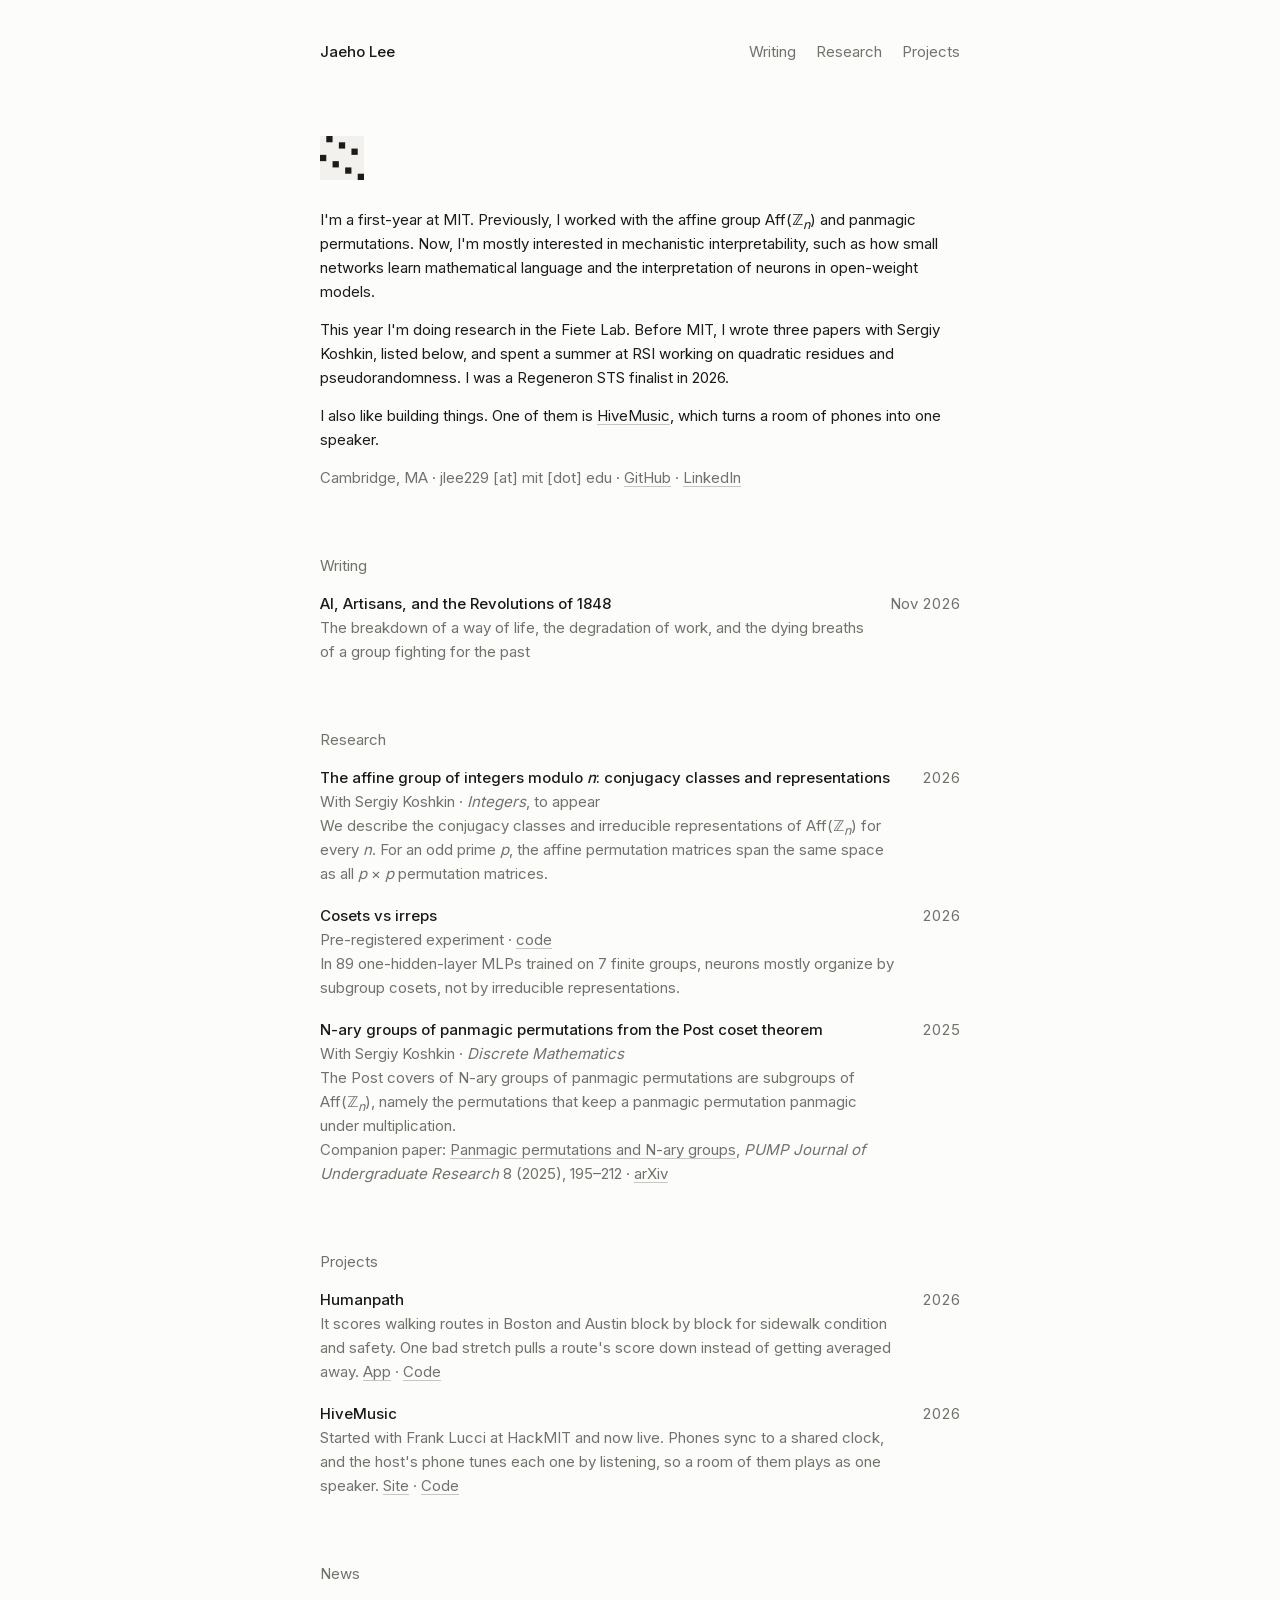
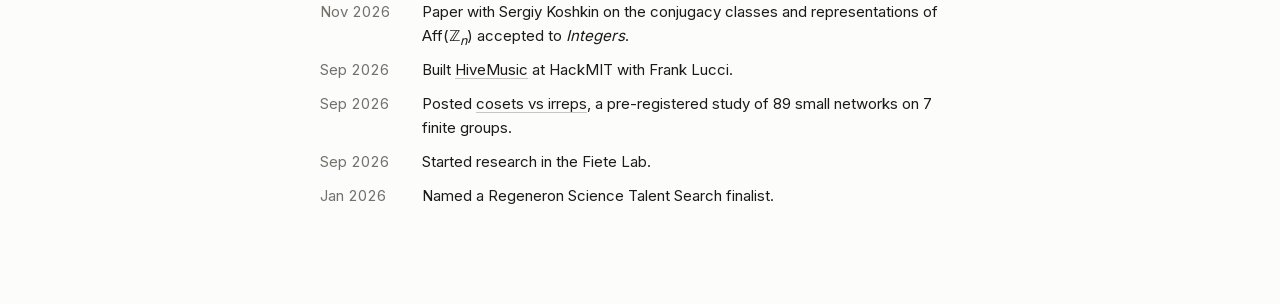
<file: index.html>
<!doctype html>
<html lang="en">
<head>
<meta charset="utf-8">
<meta name="viewport" content="width=device-width,initial-scale=1">
<title>Jaeho Lee</title>
<meta name="description" content="Jaeho Lee: mechanistic interpretability, and earlier work on the affine group Aff(Z_n) and panmagic permutations.">
<link rel="alternate" type="application/rss+xml" title="Jaeho Lee" href="feed.xml">
<link rel="stylesheet" href="style.css">
</head>
<body>
<div class="wrap">

<header class="top">
<a class="name" href="./">Jaeho Lee</a>
<nav aria-label="Sections">
<!-- nav-writing --><a href="#writing">Writing</a><!-- /nav-writing -->
<a href="#research">Research</a>
<a href="#projects">Projects</a>
</nav>
</header>

<main>
<div class="intro">
<svg class="mark" viewBox="0 0 7 7" role="img" aria-label="Permutation matrix of x maps to 2x plus 1 mod 7"><title>x ↦ 2x + 1 mod 7: every row, column and wrapped diagonal has exactly one filled cell.</title>
<rect class="bg" width="7" height="7"/>
<rect class="cell" x="1" y="0" width="1" height="1"/><rect class="cell" x="3" y="1" width="1" height="1"/><rect class="cell" x="5" y="2" width="1" height="1"/><rect class="cell" x="0" y="3" width="1" height="1"/><rect class="cell" x="2" y="4" width="1" height="1"/><rect class="cell" x="4" y="5" width="1" height="1"/><rect class="cell" x="6" y="6" width="1" height="1"/>
</svg>
<p>I'm a first-year at MIT. Previously, I worked with the affine group Aff(ℤ<sub><i>n</i></sub>) and panmagic permutations. Now, I'm mostly interested in mechanistic interpretability, such as how small networks learn mathematical language and the interpretation of neurons in open-weight models.</p>
<p>This year I'm doing research in the Fiete Lab. Before MIT, I wrote three papers with Sergiy Koshkin, listed below, and spent a summer at RSI working on quadratic residues and pseudorandomness. I was a Regeneron STS finalist in 2026.</p>
<p>I also like building things. One of them is <a href="hivemusic/">HiveMusic</a>, which turns a room of phones into one speaker.</p>
<p class="contact">Cambridge, MA · jlee229 [at] mit [dot] edu · <a href="https://github.com/jlee0229">GitHub</a> · <a href="https://www.linkedin.com/in/jaeho-lee-5446b23a4">LinkedIn</a></p>
</div>

<!-- posts -->
<section id="writing">
<h2>Writing</h2>
<ul class="rows">
<li><div><a class="t" href="writing/ai-artisans-and-the-revolutions-of-1848/">AI, Artisans, and the Revolutions of 1848</a>
<span class="s">The breakdown of a way of life, the degradation of work, and the dying breaths of a group fighting for the past</span></div><time class="d" datetime="2026-11-21">Nov 2026</time></li>
</ul>
</section>
<!-- /posts -->

<section id="research">
<h2>Research</h2>
<ul class="rows">
<li><div><span class="t">The affine group of integers modulo <i>n</i>: conjugacy classes and representations</span>
<span class="s">With Sergiy Koshkin · <i>Integers</i>, to appear</span>
<span class="s">We describe the conjugacy classes and irreducible representations of Aff(ℤ<sub><i>n</i></sub>) for every <i>n</i>. For an odd prime <i>p</i>, the affine permutation matrices span the same space as all <i>p</i> × <i>p</i> permutation matrices.</span></div><span class="d">2026</span></li>
<li><div><a class="t" href="cosets-vs-irreps/">Cosets vs irreps</a>
<span class="s">Pre-registered experiment · <a href="https://github.com/jlee0229/cosets-vs-irreps">code</a></span>
<span class="s">In 89 one-hidden-layer MLPs trained on 7 finite groups, neurons mostly organize by subgroup cosets, not by irreducible representations.</span></div><span class="d">2026</span></li>
<li><div><a class="t" href="https://arxiv.org/abs/2606.23735">N-ary groups of panmagic permutations from the Post coset theorem</a>
<span class="s">With Sergiy Koshkin · <i>Discrete Mathematics</i></span>
<span class="s">The Post covers of N-ary groups of panmagic permutations are subgroups of Aff(ℤ<sub><i>n</i></sub>), namely the permutations that keep a panmagic permutation panmagic under multiplication.</span>
<span class="s">Companion paper: <a href="https://journals.calstate.edu/pump/article/view/4862">Panmagic permutations and N-ary groups</a>, <i>PUMP Journal of Undergraduate Research</i> 8 (2025), 195–212 · <a href="https://arxiv.org/abs/2606.22221">arXiv</a></span></div><span class="d">2025</span></li>
</ul>
</section>

<section id="projects">
<h2>Projects</h2>
<ul class="rows">
<li><div><a class="t" href="humanpath/">Humanpath</a>
<span class="s">It scores walking routes in Boston and Austin block by block for sidewalk condition and safety. One bad stretch pulls a route's score down instead of getting averaged away. <a href="https://huggingface.co/spaces/jlee0229/Humanpath">App</a> · <a href="https://github.com/jlee0229/Walkability">Code</a></span></div><span class="d">2026</span></li>
<li><div><a class="t" href="hivemusic/">HiveMusic</a>
<span class="s">Started with Frank Lucci at HackMIT and now live. Phones sync to a shared clock, and the host's phone tunes each one by listening, so a room of them plays as one speaker. <a href="https://playhivemusic.com">Site</a> · <a href="https://github.com/piar1243/hive-music-official">Code</a></span></div><span class="d">2026</span></li>
</ul>
</section>

<section id="news">
<h2>News</h2>
<ul class="rows news">
<li><span>Paper with Sergiy Koshkin on the conjugacy classes and representations of Aff(ℤ<sub><i>n</i></sub>) accepted to <i>Integers</i>.</span><time class="d" datetime="2026-11">Nov 2026</time></li>
<li><span>Built <a href="hivemusic/">HiveMusic</a> at HackMIT with Frank Lucci.</span><time class="d" datetime="2026-09">Sep 2026</time></li>
<li><span>Posted <a href="cosets-vs-irreps/">cosets vs irreps</a>, a pre-registered study of 89 small networks on 7 finite groups.</span><time class="d" datetime="2026-09">Sep 2026</time></li>
<li><span>Started research in the Fiete Lab.</span><time class="d" datetime="2026-09">Sep 2026</time></li>
<li><span>Named a Regeneron Science Talent Search finalist.</span><time class="d" datetime="2026-01">Jan 2026</time></li>
</ul>
</section>
</main>

</div>
</body>
</html>
</file>
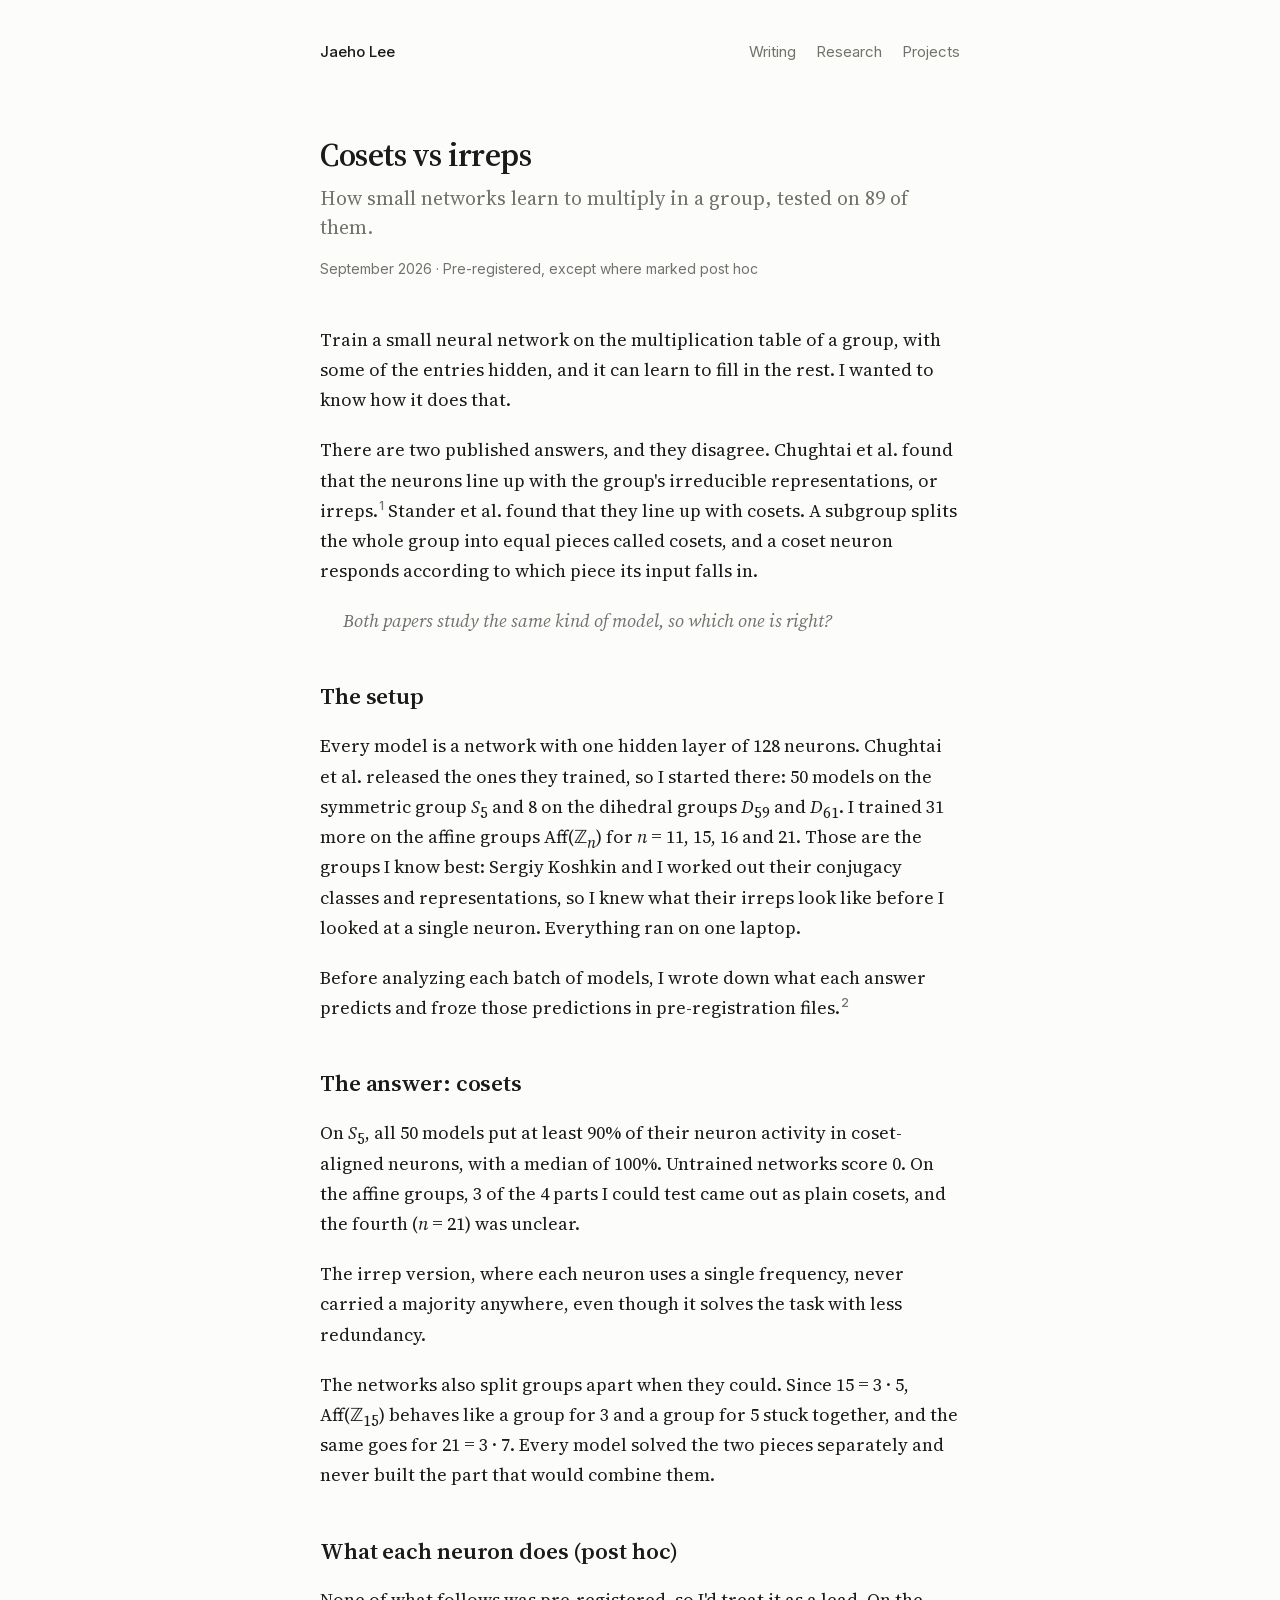
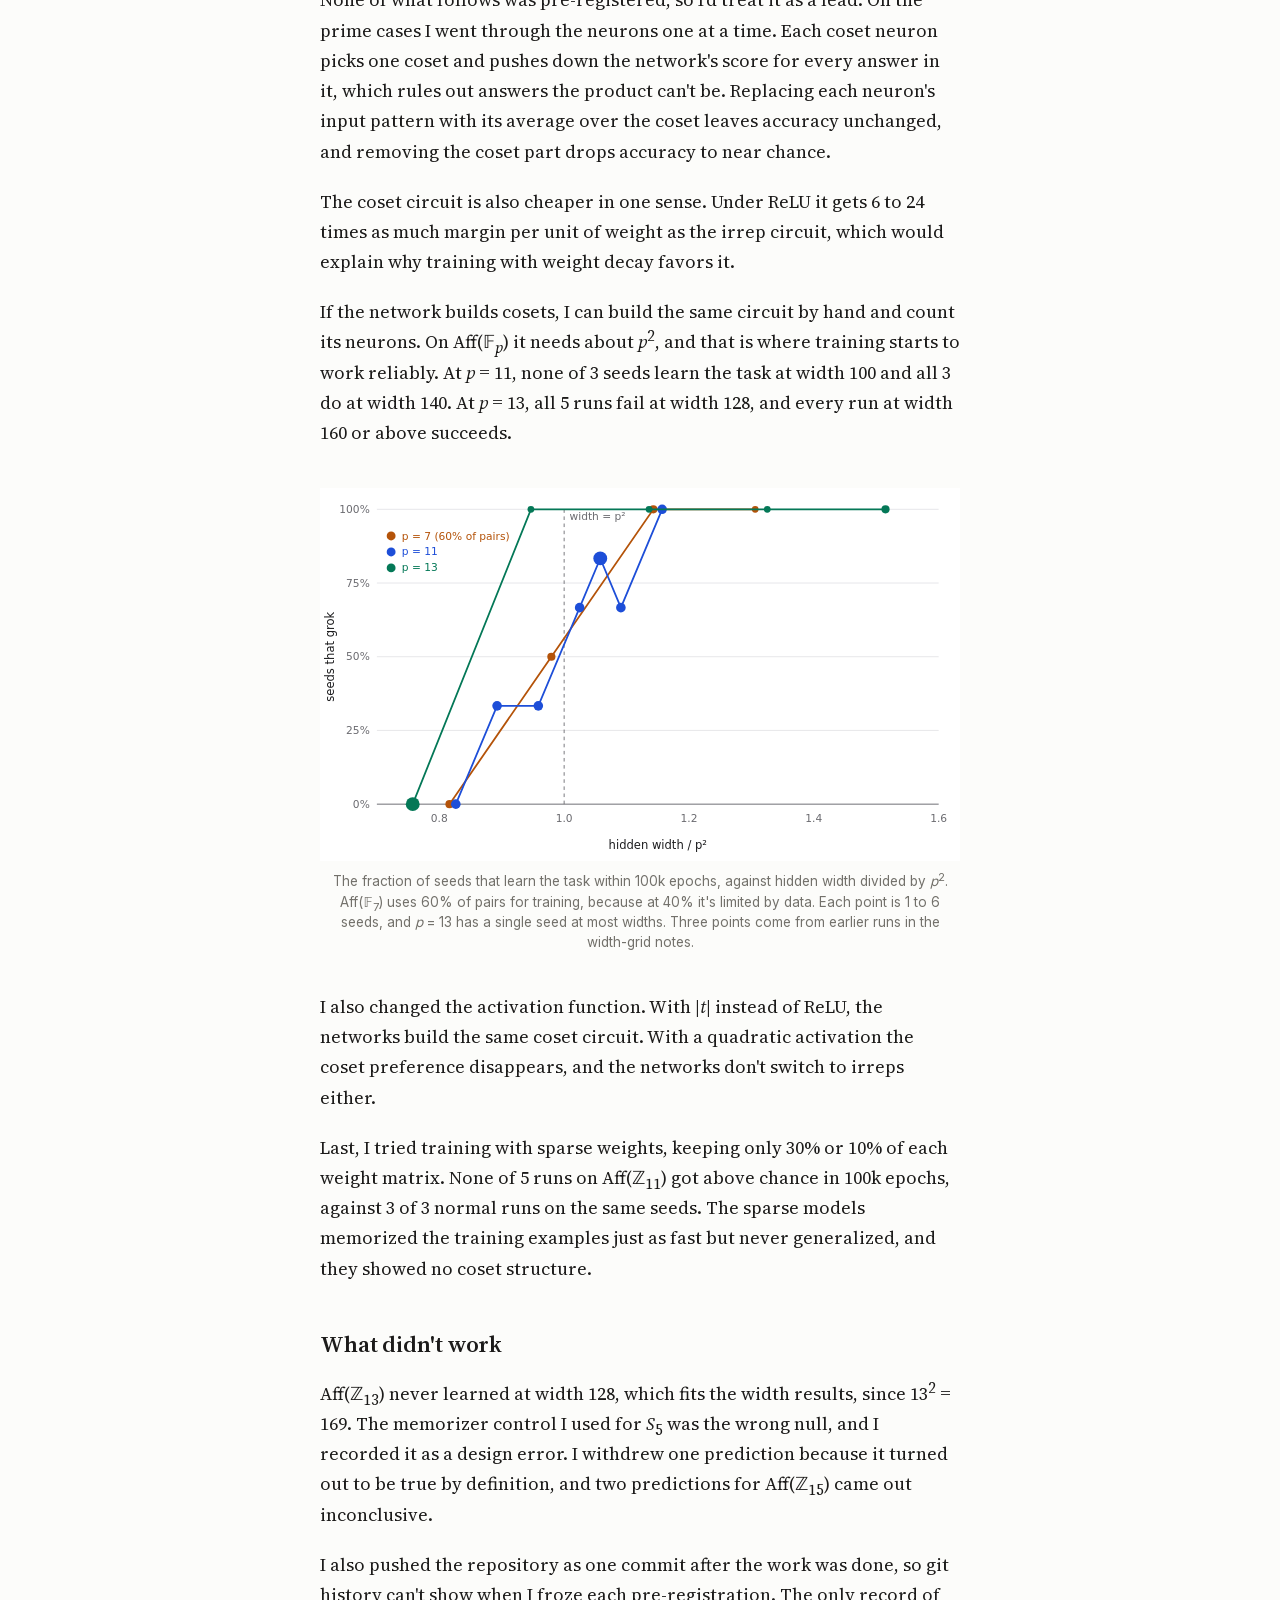
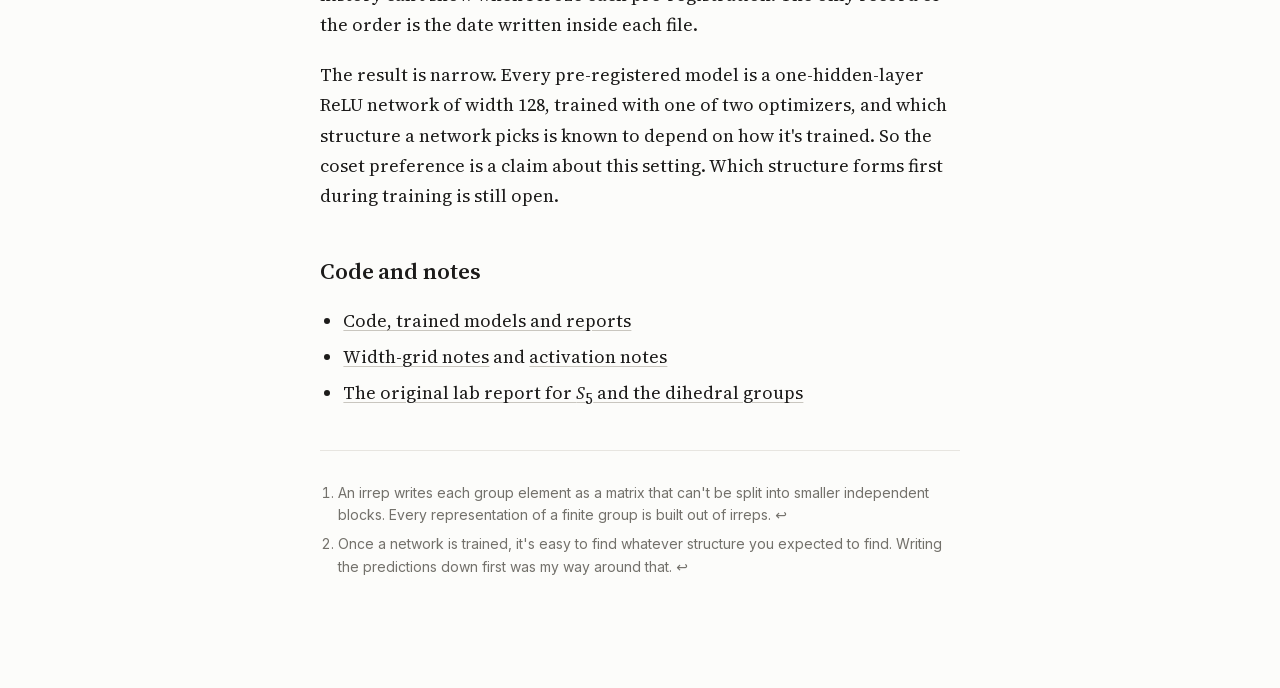
<file: cosets-vs-irreps/index.html>
<!doctype html>
<html lang="en">
<head>
<meta charset="utf-8">
<meta name="viewport" content="width=device-width,initial-scale=1">
<title>Cosets vs irreps · Jaeho Lee</title>
<meta name="description" content="A pre-registered test of whether small networks trained on group multiplication organize their neurons by cosets or by irreducible representations.">
<link rel="stylesheet" href="../style.css">
</head>
<body>
<div class="wrap">

<header class="top">
<a class="name" href="../">Jaeho Lee</a>
<nav aria-label="Sections">
<!-- nav-writing --><a href="../#writing">Writing</a><!-- /nav-writing -->
<a href="../#research">Research</a>
<a href="../#projects">Projects</a>
</nav>
</header>

<main>
<article class="post">
<header class="post-head">
<h1>Cosets vs irreps</h1>
<p class="subtitle">How small networks learn to multiply in a group, tested on 89 of them.</p>
<p class="meta">September 2026 · Pre-registered, except where marked post hoc</p>
</header>

<div class="prose">
<p>Train a small neural network on the multiplication table of a group, with some of the entries hidden, and it can learn to fill in the rest. I wanted to know how it does that.</p>

<p>There are two published answers, and they disagree. Chughtai et al. found that the neurons line up with the group's irreducible representations, or irreps.<sup class="fn"><a href="#fn1" id="fnref1">1</a></sup> Stander et al. found that they line up with cosets. A subgroup splits the whole group into equal pieces called cosets, and a coset neuron responds according to which piece its input falls in.</p>

<blockquote><p>Both papers study the same kind of model, so which one is right?</p></blockquote>

<h2>The setup</h2>
<p>Every model is a network with one hidden layer of 128 neurons. Chughtai et al. released the ones they trained, so I started there: 50 models on the symmetric group <i>S</i><sub>5</sub> and 8 on the dihedral groups <i>D</i><sub>59</sub> and <i>D</i><sub>61</sub>. I trained 31 more on the affine groups Aff(ℤ<sub><i>n</i></sub>) for <i>n</i> = 11, 15, 16 and 21. Those are the groups I know best: Sergiy Koshkin and I worked out their conjugacy classes and representations, so I knew what their irreps look like before I looked at a single neuron. Everything ran on one laptop.</p>
<p>Before analyzing each batch of models, I wrote down what each answer predicts and froze those predictions in pre-registration files.<sup class="fn"><a href="#fn2" id="fnref2">2</a></sup></p>

<h2>The answer: cosets</h2>
<p>On <i>S</i><sub>5</sub>, all 50 models put at least 90% of their neuron activity in coset-aligned neurons, with a median of 100%. Untrained networks score 0. On the affine groups, 3 of the 4 parts I could test came out as plain cosets, and the fourth (<i>n</i> = 21) was unclear.</p>
<p>The irrep version, where each neuron uses a single frequency, never carried a majority anywhere, even though it solves the task with less redundancy.</p>
<p>The networks also split groups apart when they could. Since 15 = 3 · 5, Aff(ℤ<sub>15</sub>) behaves like a group for 3 and a group for 5 stuck together, and the same goes for 21 = 3 · 7. Every model solved the two pieces separately and never built the part that would combine them.</p>

<h2>What each neuron does (post hoc)</h2>
<p>None of what follows was pre-registered, so I'd treat it as a lead. On the prime cases I went through the neurons one at a time. Each coset neuron picks one coset and pushes down the network's score for every answer in it, which rules out answers the product can't be. Replacing each neuron's input pattern with its average over the coset leaves accuracy unchanged, and removing the coset part drops accuracy to near chance.</p>
<p>The coset circuit is also cheaper in one sense. Under ReLU it gets 6 to 24 times as much margin per unit of weight as the irrep circuit, which would explain why training with weight decay favors it.</p>
<p>If the network builds cosets, I can build the same circuit by hand and count its neurons. On Aff(𝔽<sub><i>p</i></sub>) it needs about <i>p</i><sup>2</sup>, and that is where training starts to work reliably. At <i>p</i> = 11, none of 3 seeds learn the task at width 100 and all 3 do at width 140. At <i>p</i> = 13, all 5 runs fail at width 128, and every run at width 160 or above succeeds.</p>

<figure>
<img src="../figures/width_threshold.svg" alt="Fraction of seeds that grok versus hidden width over p squared, for p = 7, 11 and 13">
<figcaption>The fraction of seeds that learn the task within 100k epochs, against hidden width divided by <i>p</i><sup>2</sup>. Aff(𝔽<sub>7</sub>) uses 60% of pairs for training, because at 40% it's limited by data. Each point is 1 to 6 seeds, and <i>p</i> = 13 has a single seed at most widths. Three points come from earlier runs in the width-grid notes.</figcaption>
</figure>

<p>I also changed the activation function. With |<i>t</i>| instead of ReLU, the networks build the same coset circuit. With a quadratic activation the coset preference disappears, and the networks don't switch to irreps either.</p>
<p>Last, I tried training with sparse weights, keeping only 30% or 10% of each weight matrix. None of 5 runs on Aff(ℤ<sub>11</sub>) got above chance in 100k epochs, against 3 of 3 normal runs on the same seeds. The sparse models memorized the training examples just as fast but never generalized, and they showed no coset structure.</p>

<h2>What didn't work</h2>
<p>Aff(ℤ<sub>13</sub>) never learned at width 128, which fits the width results, since 13<sup>2</sup> = 169. The memorizer control I used for <i>S</i><sub>5</sub> was the wrong null, and I recorded it as a design error. I withdrew one prediction because it turned out to be true by definition, and two predictions for Aff(ℤ<sub>15</sub>) came out inconclusive.</p>
<p>I also pushed the repository as one commit after the work was done, so git history can't show when I froze each pre-registration. The only record of the order is the date written inside each file.</p>
<p>The result is narrow. Every pre-registered model is a one-hidden-layer ReLU network of width 128, trained with one of two optimizers, and which structure a network picks is known to depend on how it's trained. So the coset preference is a claim about this setting. Which structure forms first during training is still open.</p>

<h2>Code and notes</h2>
<ul>
<li><a href="https://github.com/jlee0229/cosets-vs-irreps">Code, trained models and reports</a></li>
<li><a href="https://github.com/jlee0229/cosets-vs-irreps/blob/main/results/affine/width_grid.md">Width-grid notes</a> and <a href="https://github.com/jlee0229/cosets-vs-irreps/blob/main/results/affine/activation.md">activation notes</a></li>
<li><a href="writeup.html">The original lab report for <i>S</i><sub>5</sub> and the dihedral groups</a></li>
</ul>

<section class="footnotes">
<ol>
<li id="fn1">An irrep writes each group element as a matrix that can't be split into smaller independent blocks. Every representation of a finite group is built out of irreps. <a class="fn-back" href="#fnref1">↩</a></li>
<li id="fn2">Once a network is trained, it's easy to find whatever structure you expected to find. Writing the predictions down first was my way around that. <a class="fn-back" href="#fnref2">↩</a></li>
</ol>
</section>
</div>
</article>
</main>

</div>
</body>
</html>
</file>
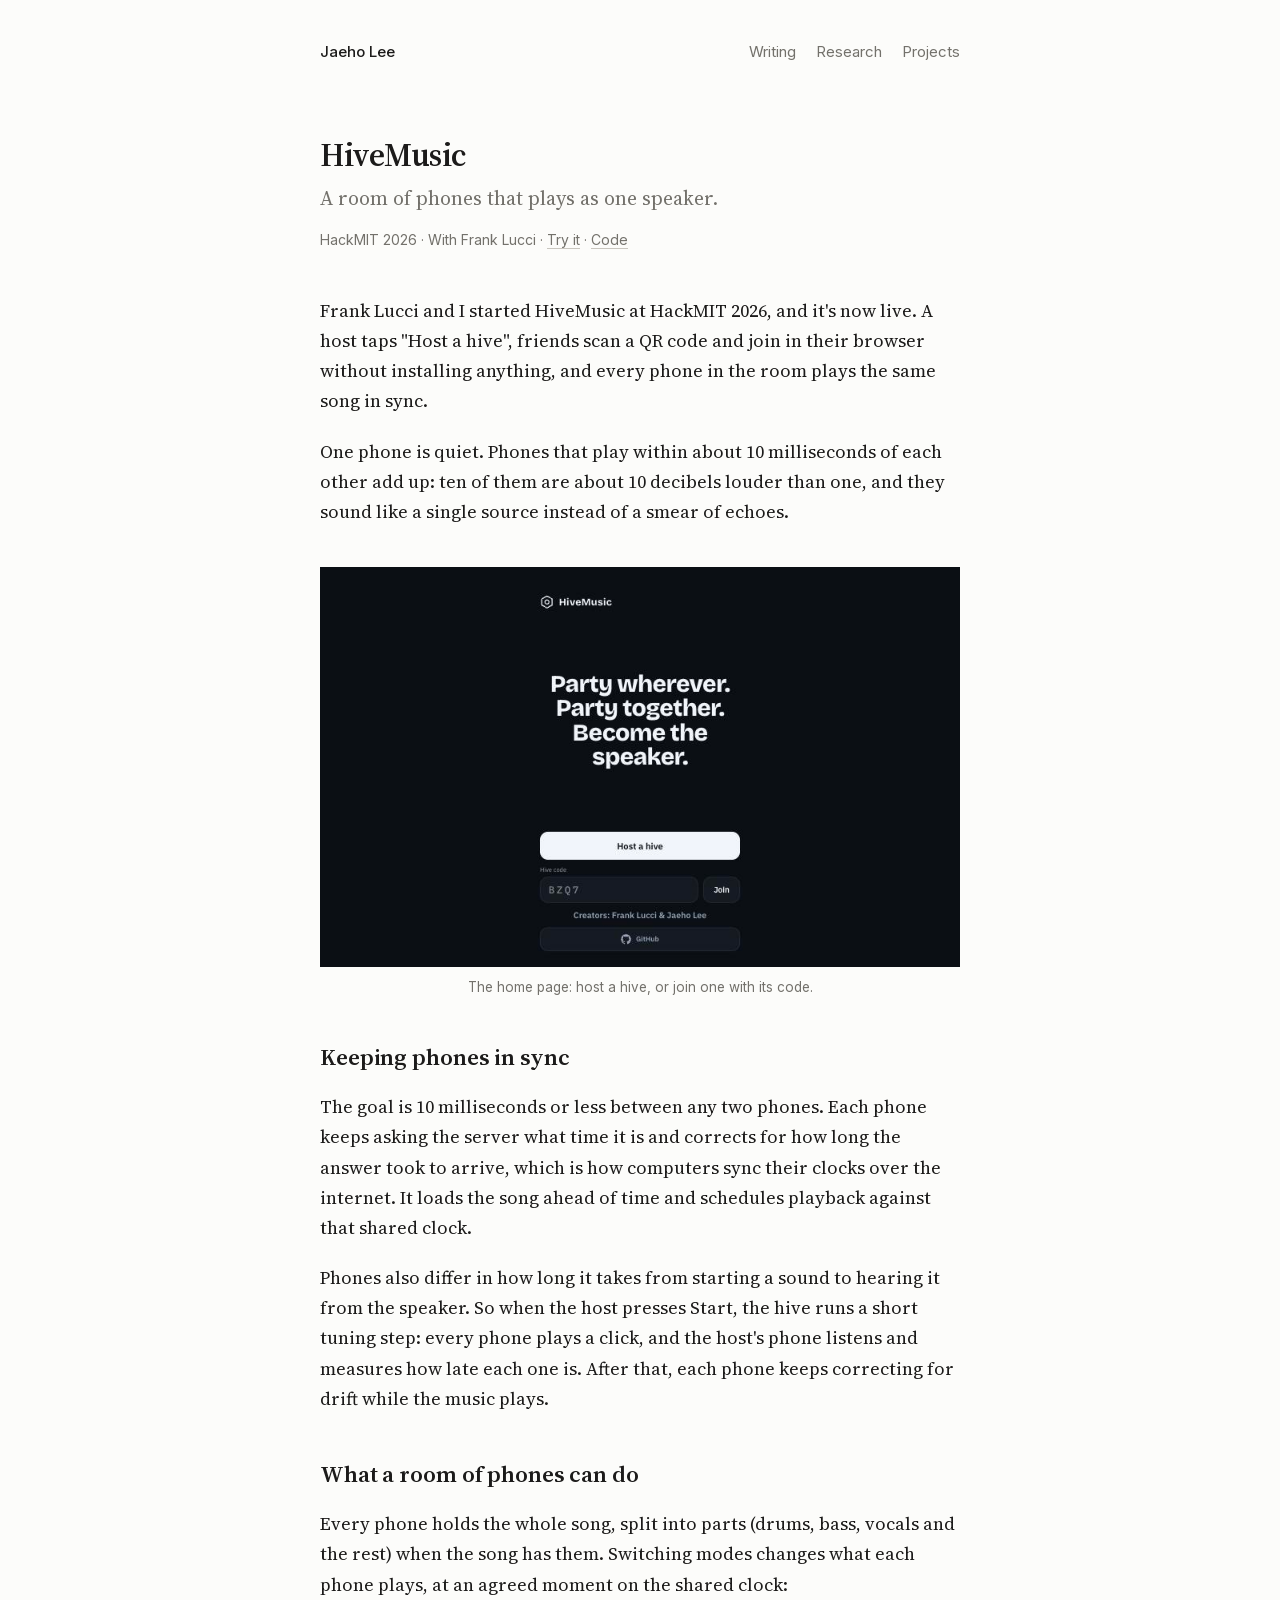
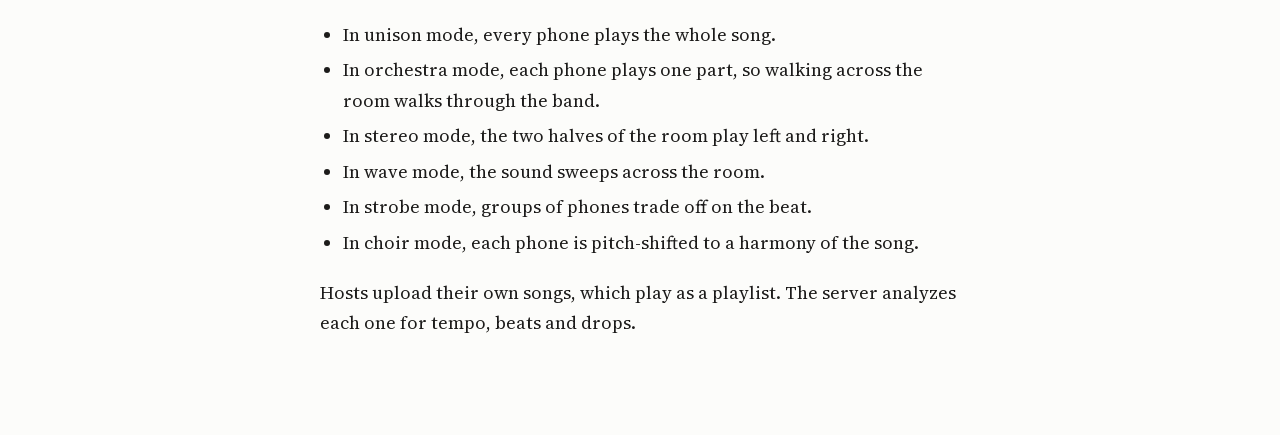
<file: hivemusic/index.html>
<!doctype html>
<html lang="en">
<head>
<meta charset="utf-8">
<meta name="viewport" content="width=device-width,initial-scale=1">
<title>HiveMusic · Jaeho Lee</title>
<meta name="description" content="A room of phones that plays as one speaker. Built at HackMIT 2026 with Frank Lucci.">
<link rel="stylesheet" href="../style.css">
</head>
<body>
<div class="wrap">

<header class="top">
<a class="name" href="../">Jaeho Lee</a>
<nav aria-label="Sections">
<!-- nav-writing --><a href="../#writing">Writing</a><!-- /nav-writing -->
<a href="../#research">Research</a>
<a href="../#projects">Projects</a>
</nav>
</header>

<main>
<article class="post">
<header class="post-head">
<h1>HiveMusic</h1>
<p class="subtitle">A room of phones that plays as one speaker.</p>
<p class="meta">HackMIT 2026 · With Frank Lucci · <a href="https://playhivemusic.com">Try it</a> · <a href="https://github.com/piar1243/hive-music-official">Code</a></p>
</header>

<div class="prose">
<p>Frank Lucci and I started HiveMusic at HackMIT 2026, and it's now live. A host taps "Host a hive", friends scan a QR code and join in their browser without installing anything, and every phone in the room plays the same song in sync.</p>

<p>One phone is quiet. Phones that play within about 10 milliseconds of each other add up: ten of them are about 10 decibels louder than one, and they sound like a single source instead of a smear of echoes.</p>

<figure>
<img src="../figures/hivemusic.jpg" alt="HiveMusic home page with Host a hive and Join buttons">
<figcaption>The home page: host a hive, or join one with its code.</figcaption>
</figure>

<h2>Keeping phones in sync</h2>
<p>The goal is 10 milliseconds or less between any two phones. Each phone keeps asking the server what time it is and corrects for how long the answer took to arrive, which is how computers sync their clocks over the internet. It loads the song ahead of time and schedules playback against that shared clock.</p>
<p>Phones also differ in how long it takes from starting a sound to hearing it from the speaker. So when the host presses Start, the hive runs a short tuning step: every phone plays a click, and the host's phone listens and measures how late each one is. After that, each phone keeps correcting for drift while the music plays.</p>

<h2>What a room of phones can do</h2>
<p>Every phone holds the whole song, split into parts (drums, bass, vocals and the rest) when the song has them. Switching modes changes what each phone plays, at an agreed moment on the shared clock:</p>
<ul>
<li>In unison mode, every phone plays the whole song.</li>
<li>In orchestra mode, each phone plays one part, so walking across the room walks through the band.</li>
<li>In stereo mode, the two halves of the room play left and right.</li>
<li>In wave mode, the sound sweeps across the room.</li>
<li>In strobe mode, groups of phones trade off on the beat.</li>
<li>In choir mode, each phone is pitch-shifted to a harmony of the song.</li>
</ul>
<p>Hosts upload their own songs, which play as a playlist. The server analyzes each one for tempo, beats and drops.</p>
</div>
</article>
</main>

</div>
</body>
</html>
</file>
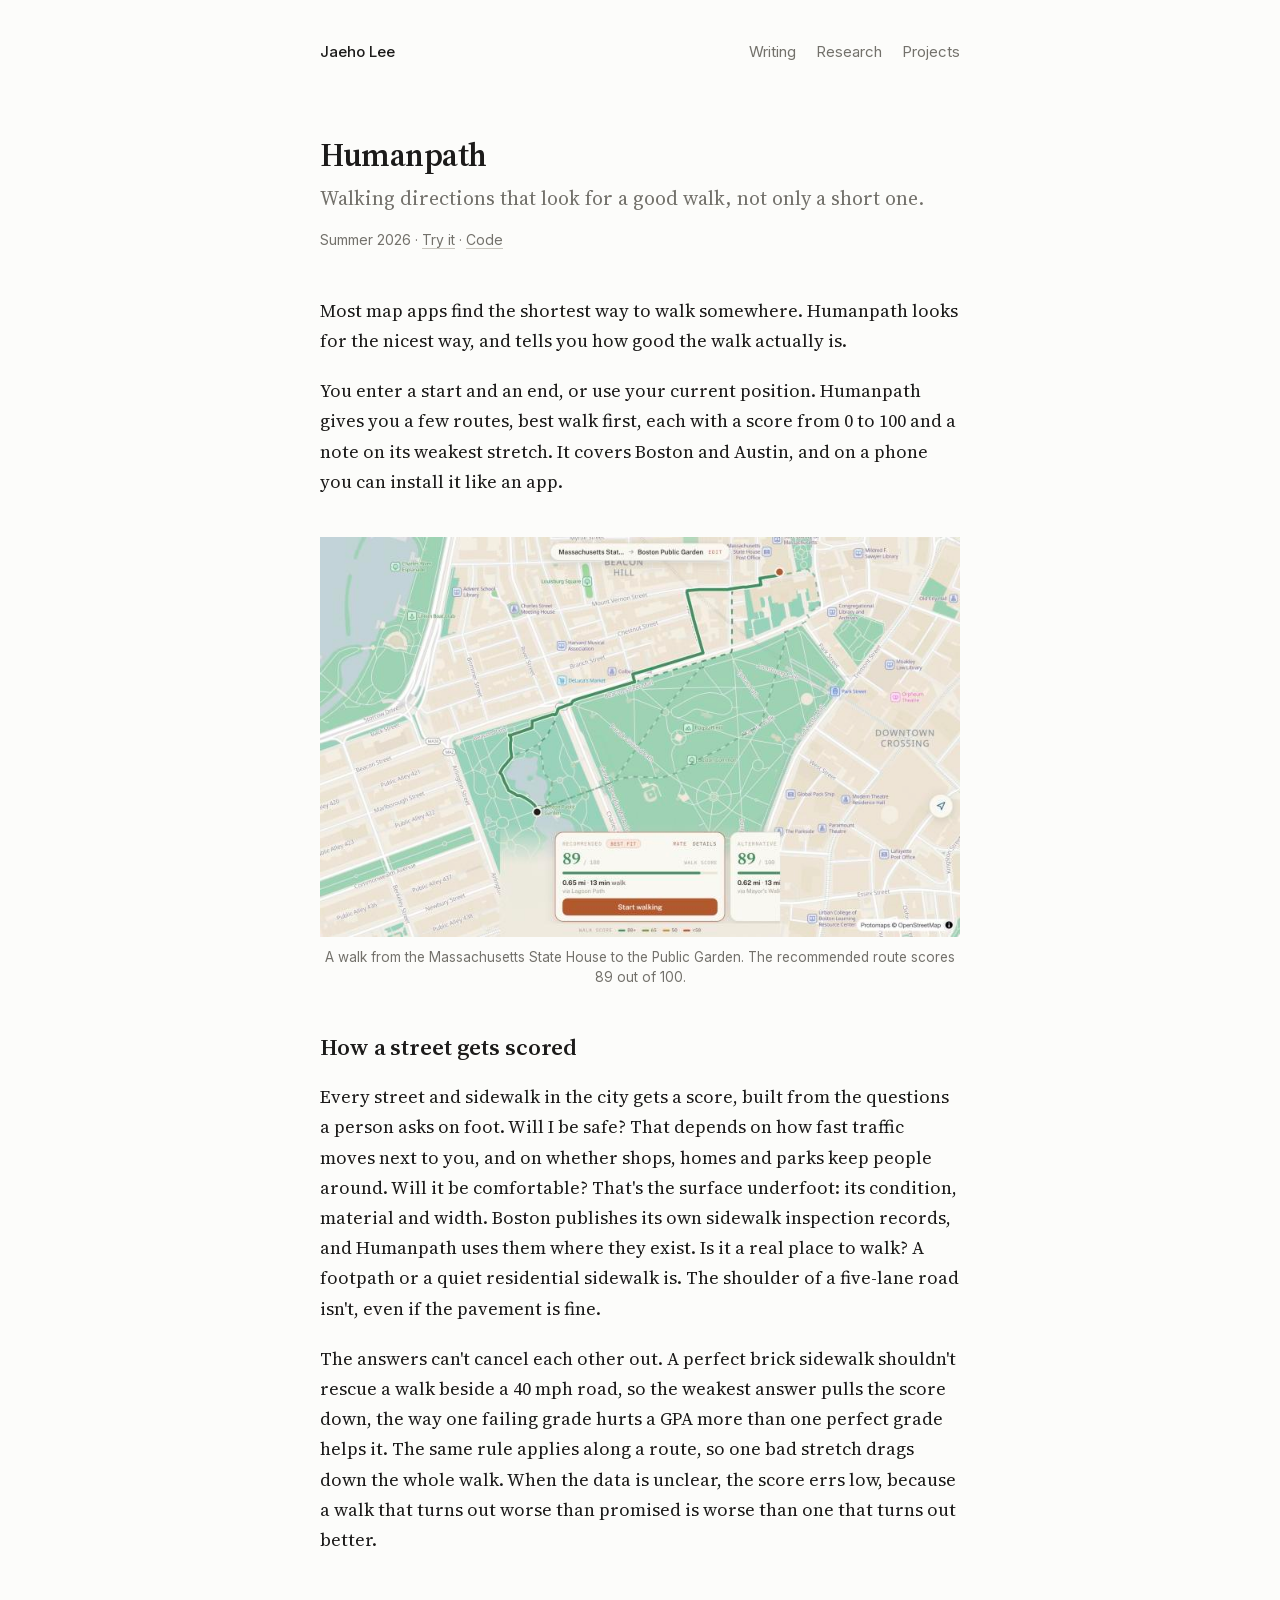
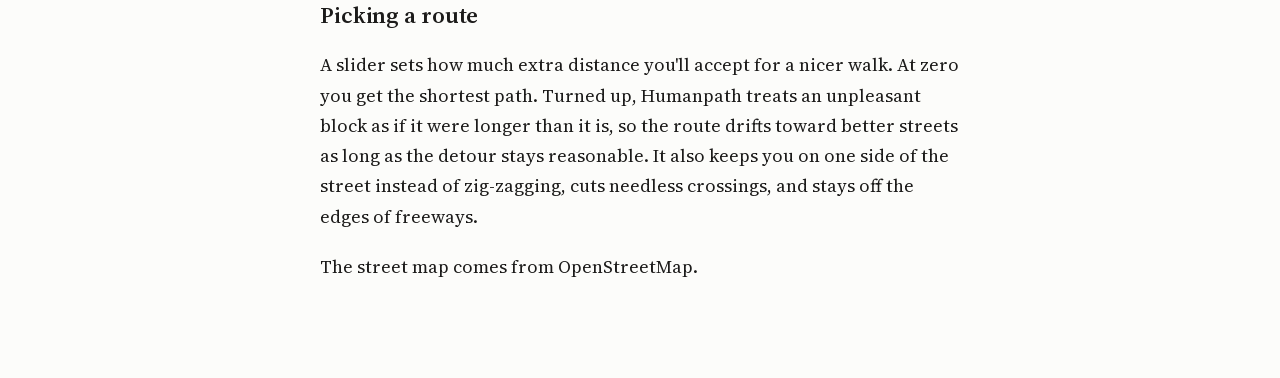
<file: humanpath/index.html>
<!doctype html>
<html lang="en">
<head>
<meta charset="utf-8">
<meta name="viewport" content="width=device-width,initial-scale=1">
<title>Humanpath · Jaeho Lee</title>
<meta name="description" content="Walking routes scored block by block for sidewalk condition and safety, in Boston and Austin.">
<link rel="stylesheet" href="../style.css">
</head>
<body>
<div class="wrap">

<header class="top">
<a class="name" href="../">Jaeho Lee</a>
<nav aria-label="Sections">
<!-- nav-writing --><a href="../#writing">Writing</a><!-- /nav-writing -->
<a href="../#research">Research</a>
<a href="../#projects">Projects</a>
</nav>
</header>

<main>
<article class="post">
<header class="post-head">
<h1>Humanpath</h1>
<p class="subtitle">Walking directions that look for a good walk, not only a short one.</p>
<p class="meta">Summer 2026 · <a href="https://huggingface.co/spaces/jlee0229/Humanpath">Try it</a> · <a href="https://github.com/jlee0229/Walkability">Code</a></p>
</header>

<div class="prose">
<p>Most map apps find the shortest way to walk somewhere. Humanpath looks for the nicest way, and tells you how good the walk actually is.</p>

<p>You enter a start and an end, or use your current position. Humanpath gives you a few routes, best walk first, each with a score from 0 to 100 and a note on its weakest stretch. It covers Boston and Austin, and on a phone you can install it like an app.</p>

<figure>
<img src="../figures/humanpath.jpg" alt="Humanpath map of a walk from Massachusetts State House to Boston Public Garden, with a recommended route scoring 89 out of 100">
<figcaption>A walk from the Massachusetts State House to the Public Garden. The recommended route scores 89 out of 100.</figcaption>
</figure>

<h2>How a street gets scored</h2>
<p>Every street and sidewalk in the city gets a score, built from the questions a person asks on foot. Will I be safe? That depends on how fast traffic moves next to you, and on whether shops, homes and parks keep people around. Will it be comfortable? That's the surface underfoot: its condition, material and width. Boston publishes its own sidewalk inspection records, and Humanpath uses them where they exist. Is it a real place to walk? A footpath or a quiet residential sidewalk is. The shoulder of a five-lane road isn't, even if the pavement is fine.</p>
<p>The answers can't cancel each other out. A perfect brick sidewalk shouldn't rescue a walk beside a 40 mph road, so the weakest answer pulls the score down, the way one failing grade hurts a GPA more than one perfect grade helps it. The same rule applies along a route, so one bad stretch drags down the whole walk. When the data is unclear, the score errs low, because a walk that turns out worse than promised is worse than one that turns out better.</p>

<h2>Picking a route</h2>
<p>A slider sets how much extra distance you'll accept for a nicer walk. At zero you get the shortest path. Turned up, Humanpath treats an unpleasant block as if it were longer than it is, so the route drifts toward better streets as long as the detour stays reasonable. It also keeps you on one side of the street instead of zig-zagging, cuts needless crossings, and stays off the edges of freeways.</p>
<p>The street map comes from OpenStreetMap.</p>
</div>
</article>
</main>

</div>
</body>
</html>
</file>
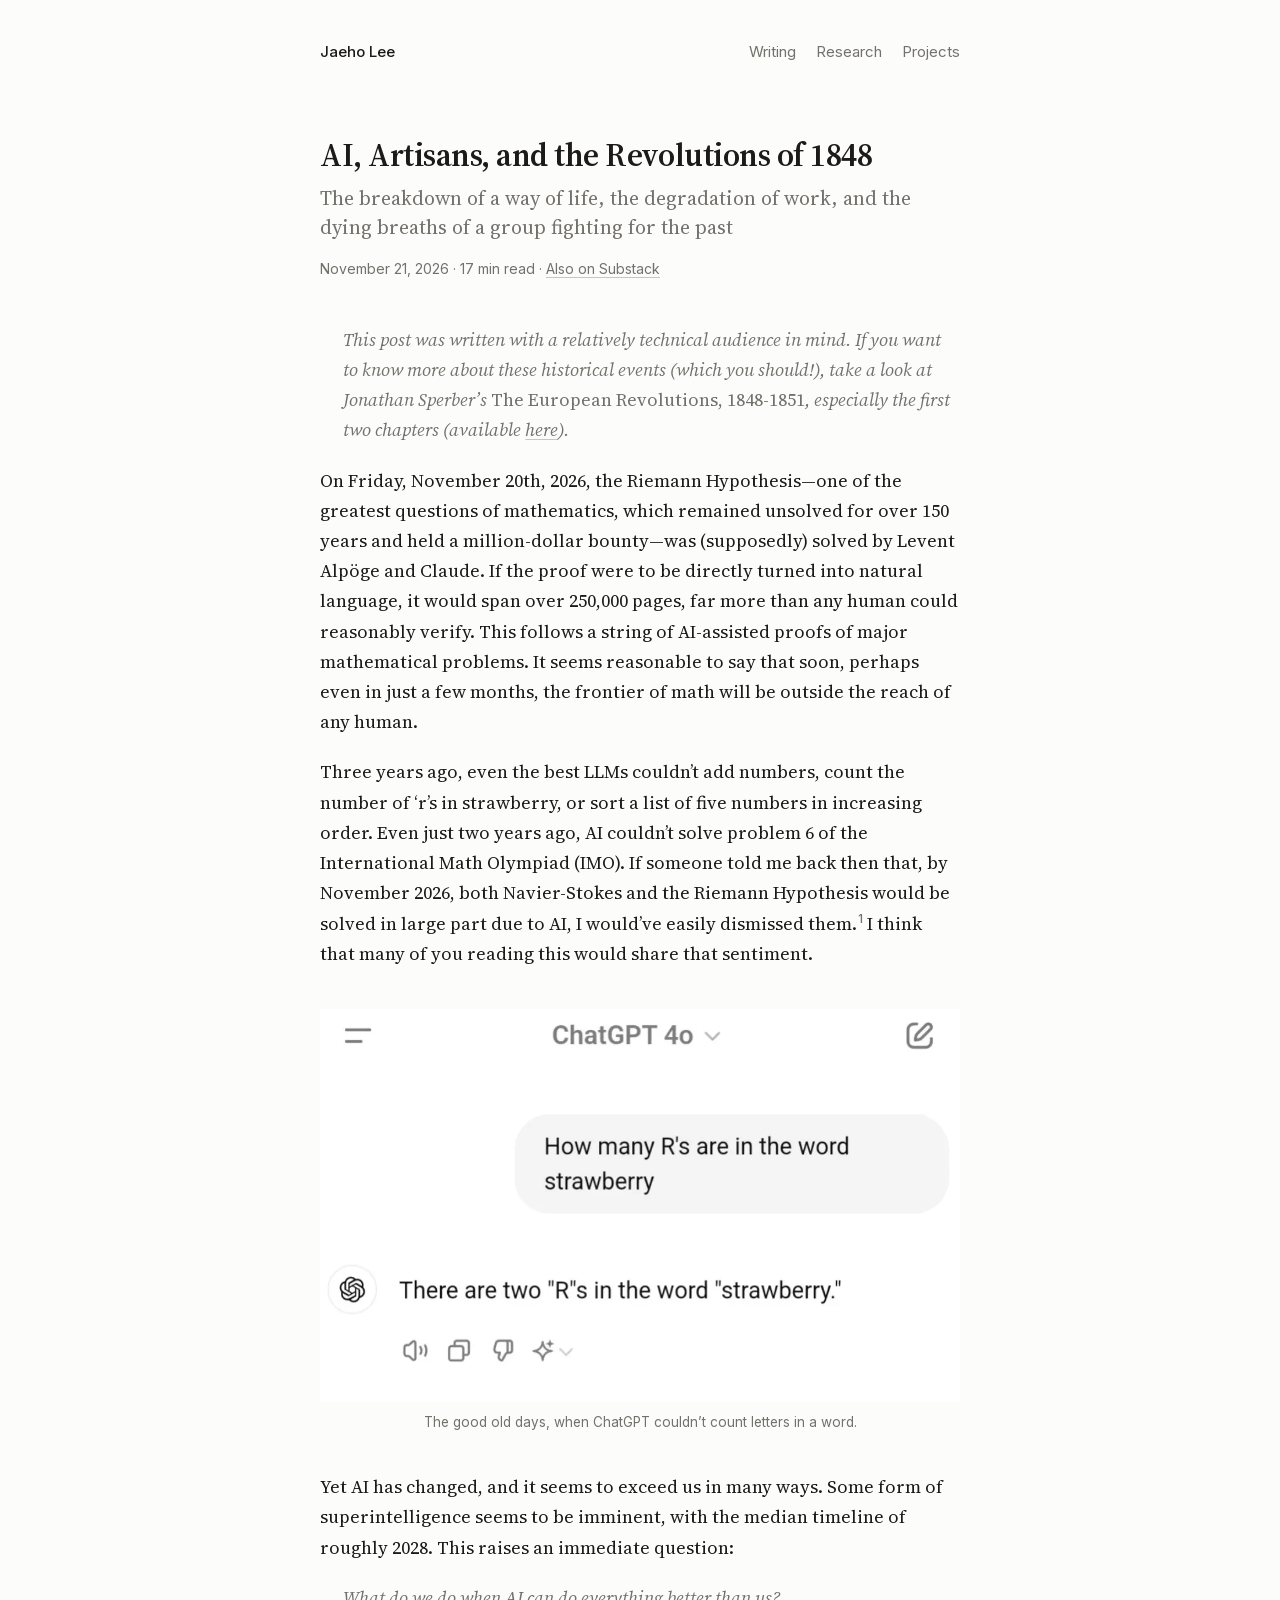
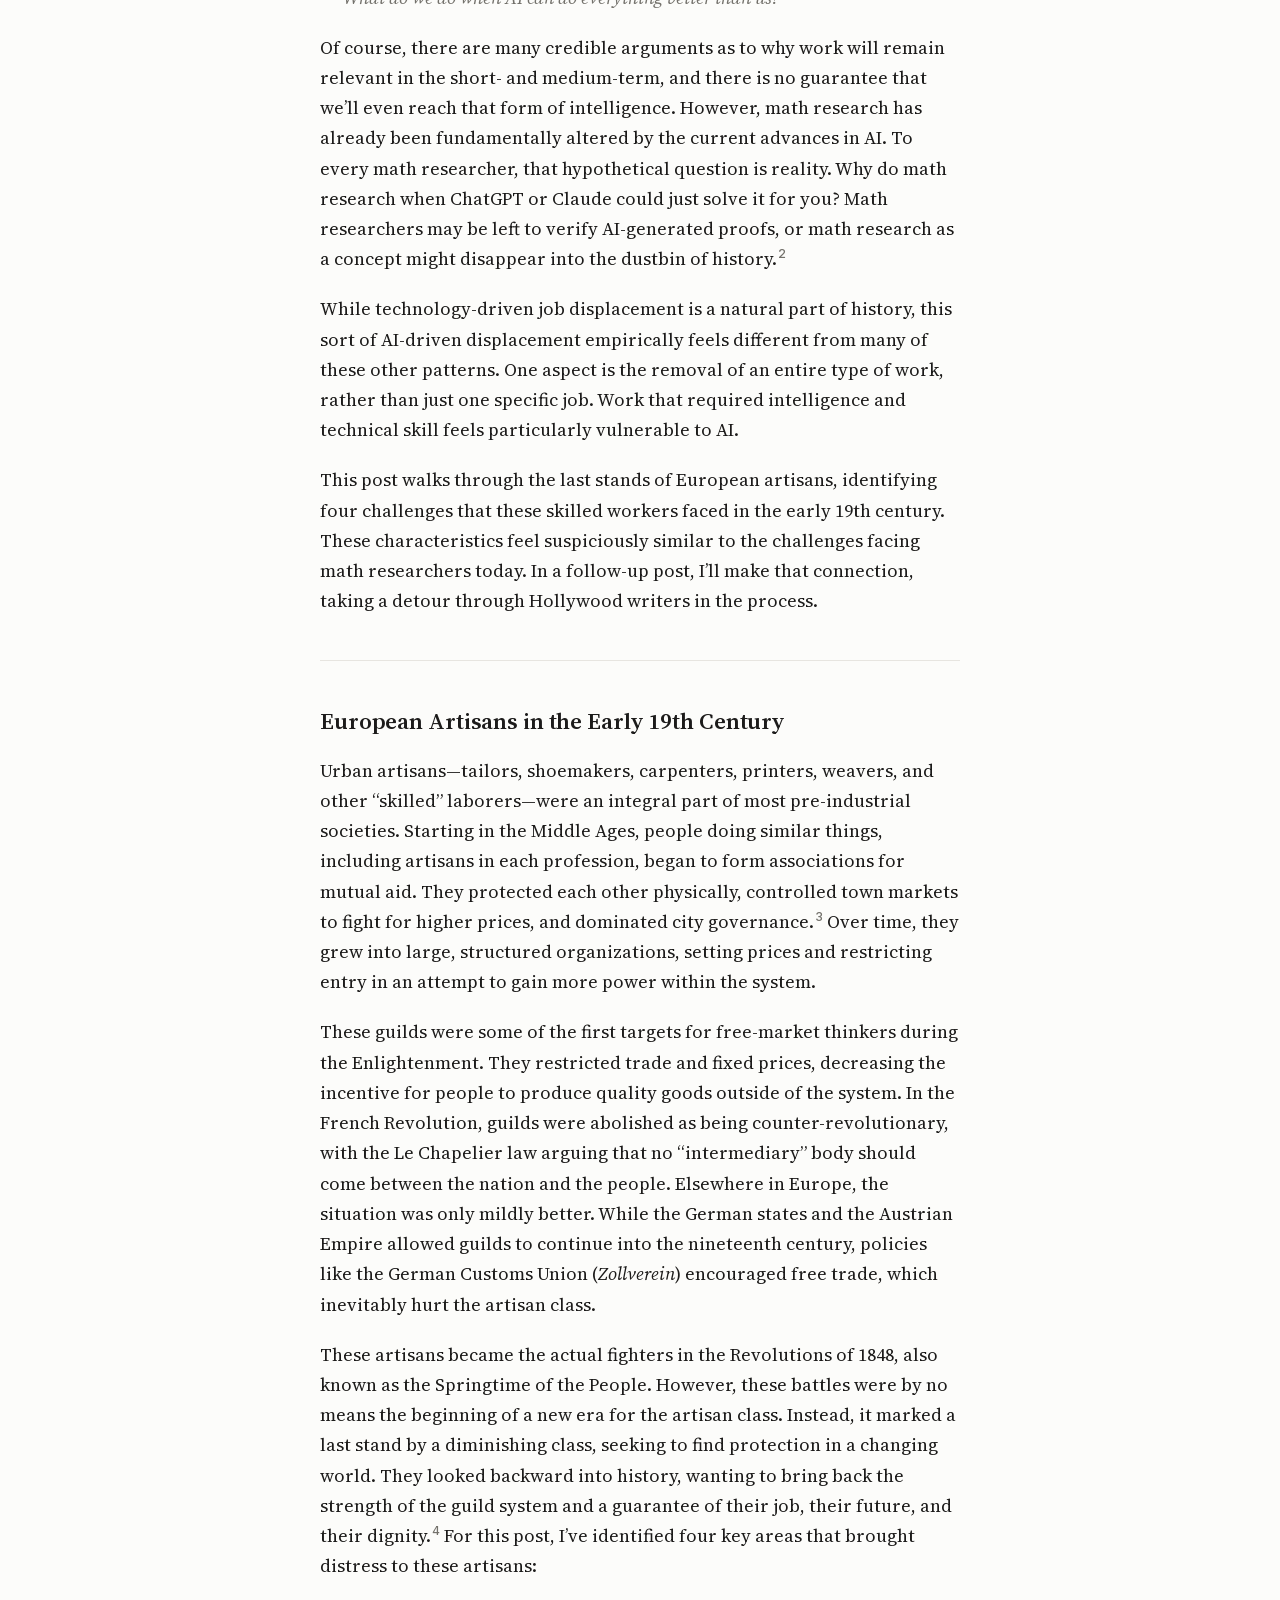
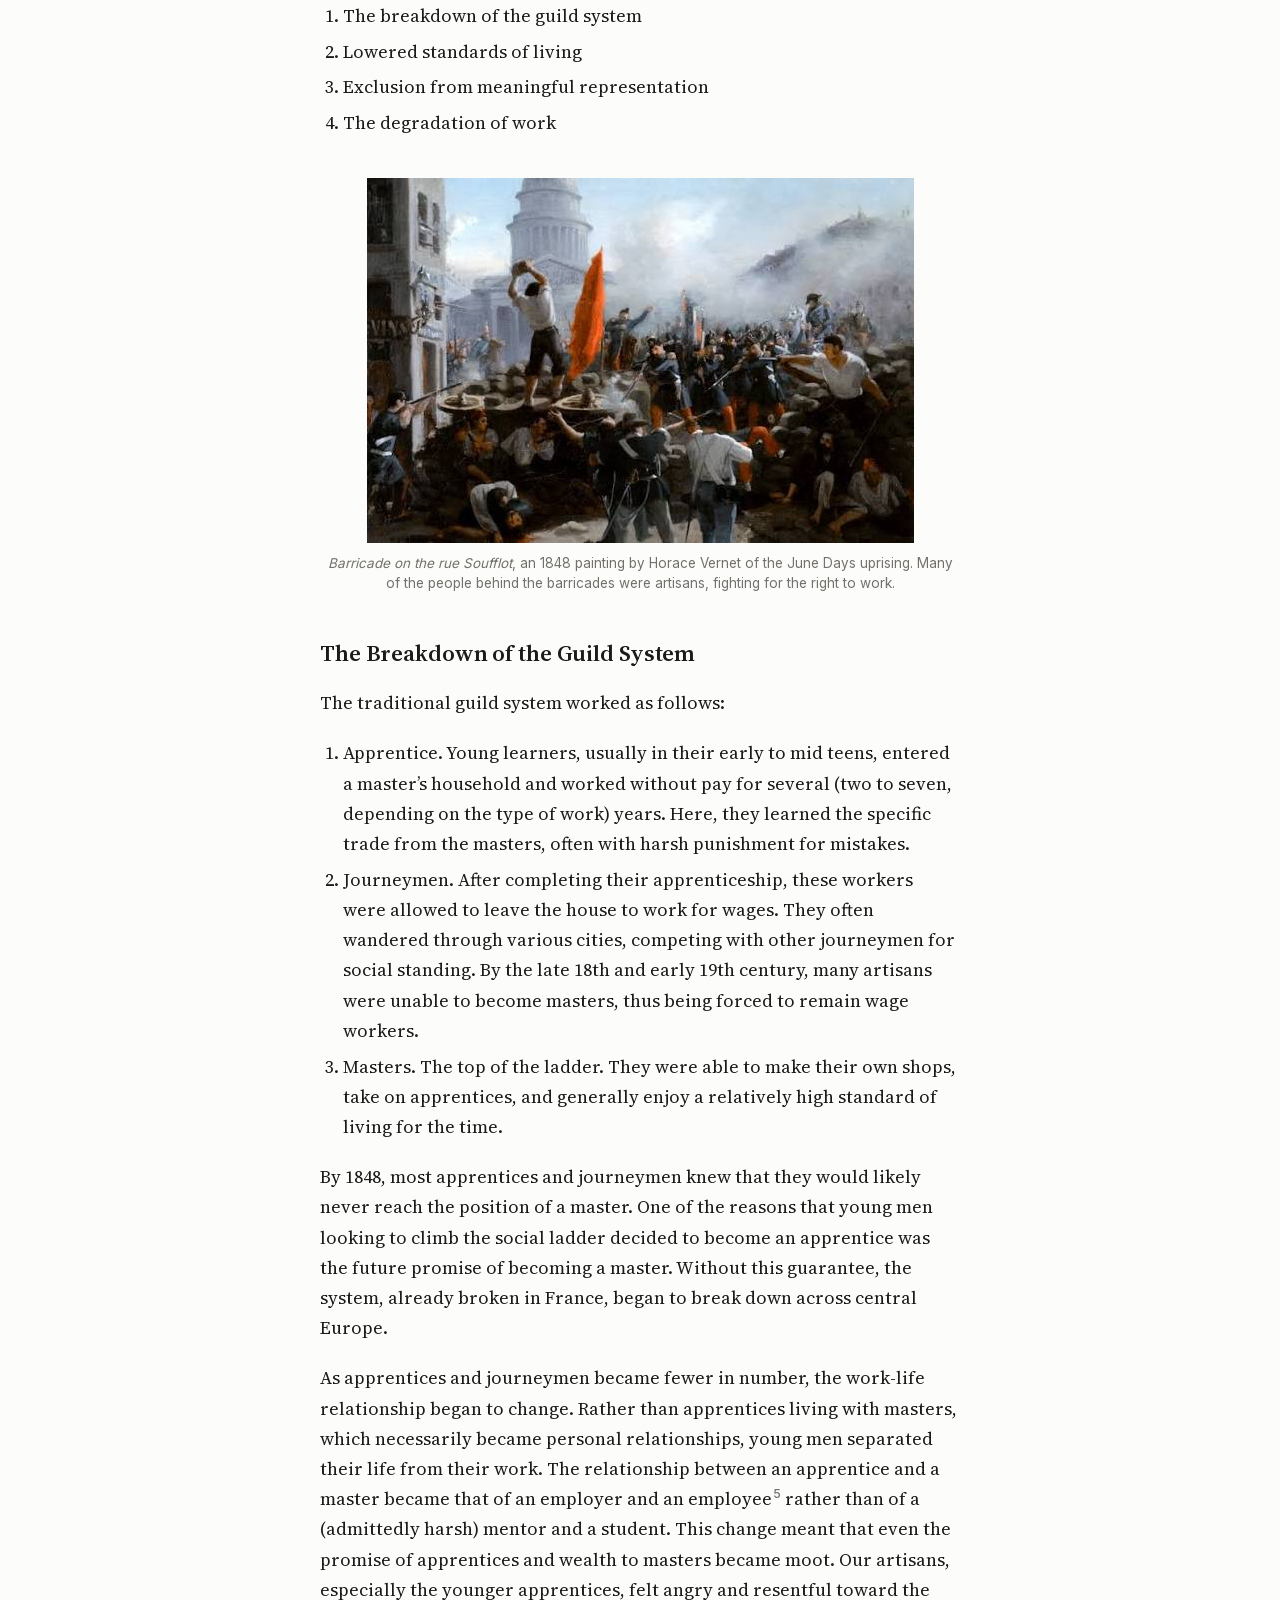
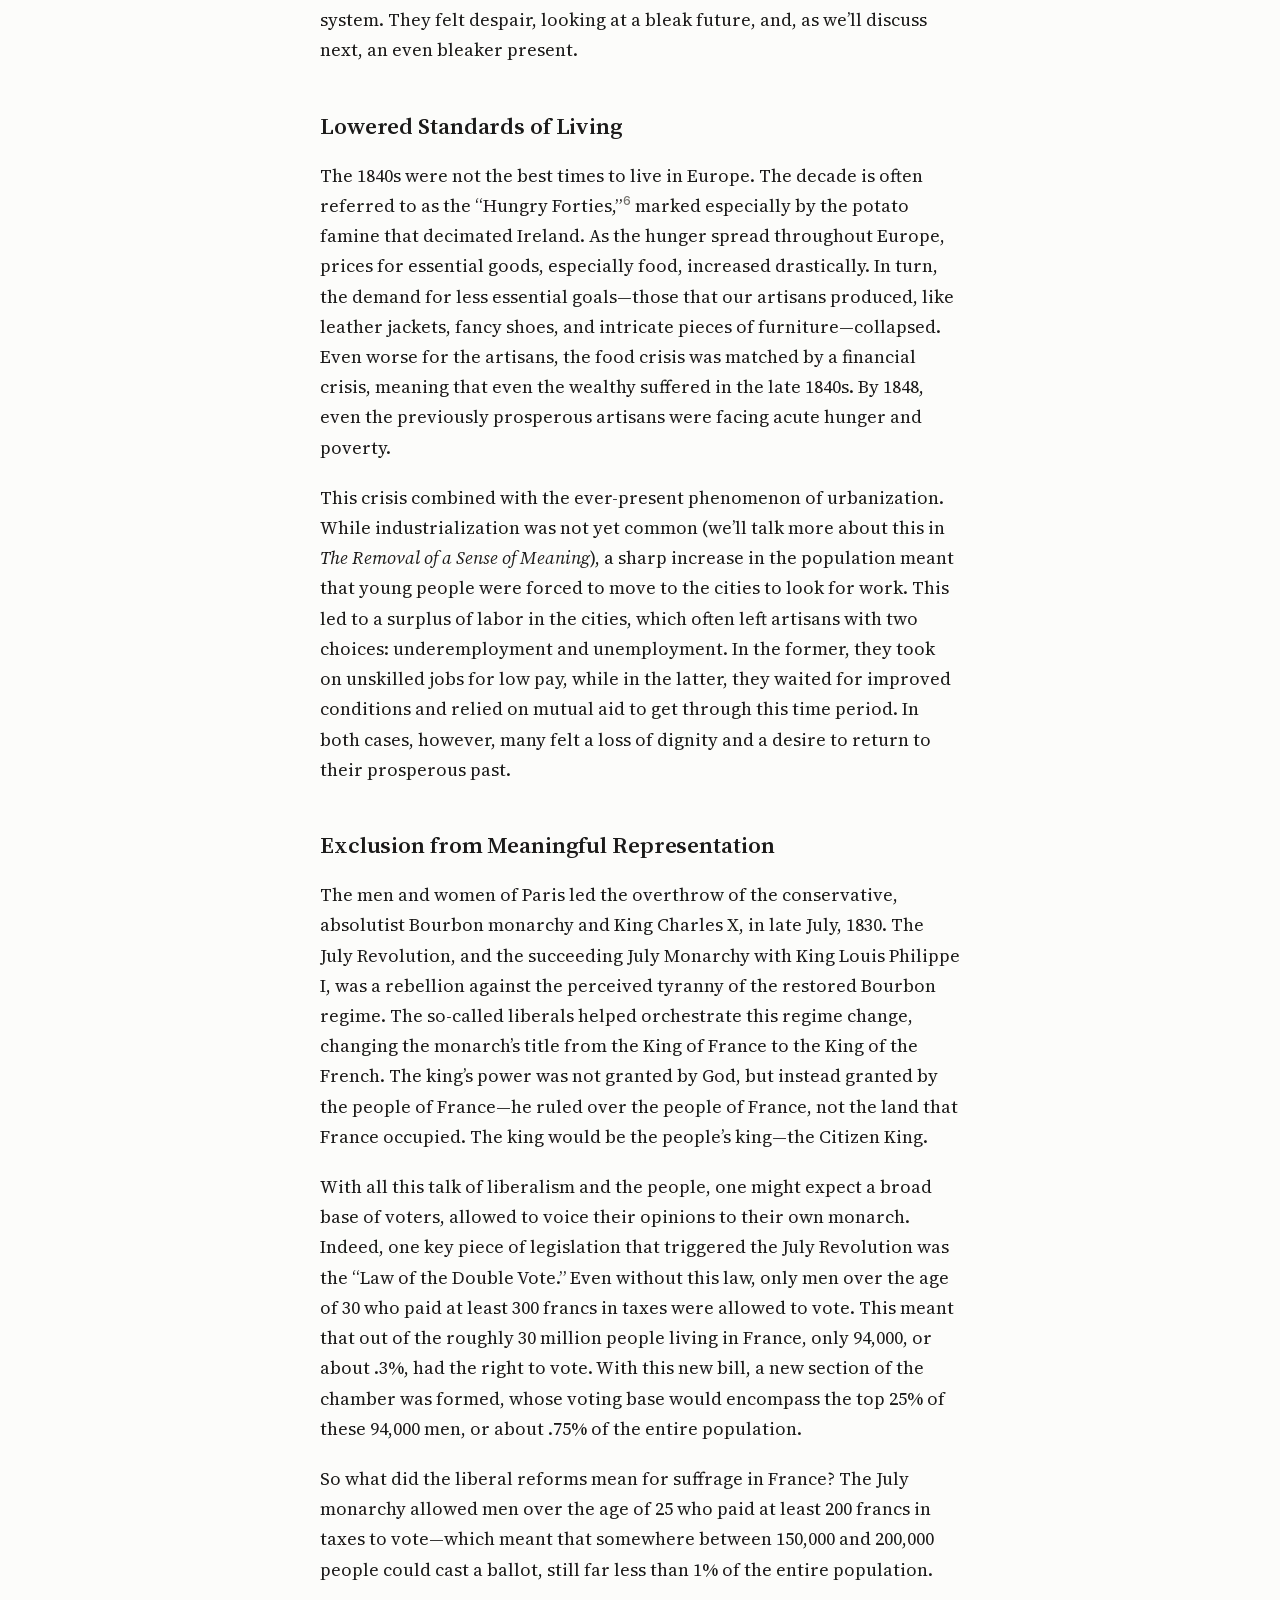
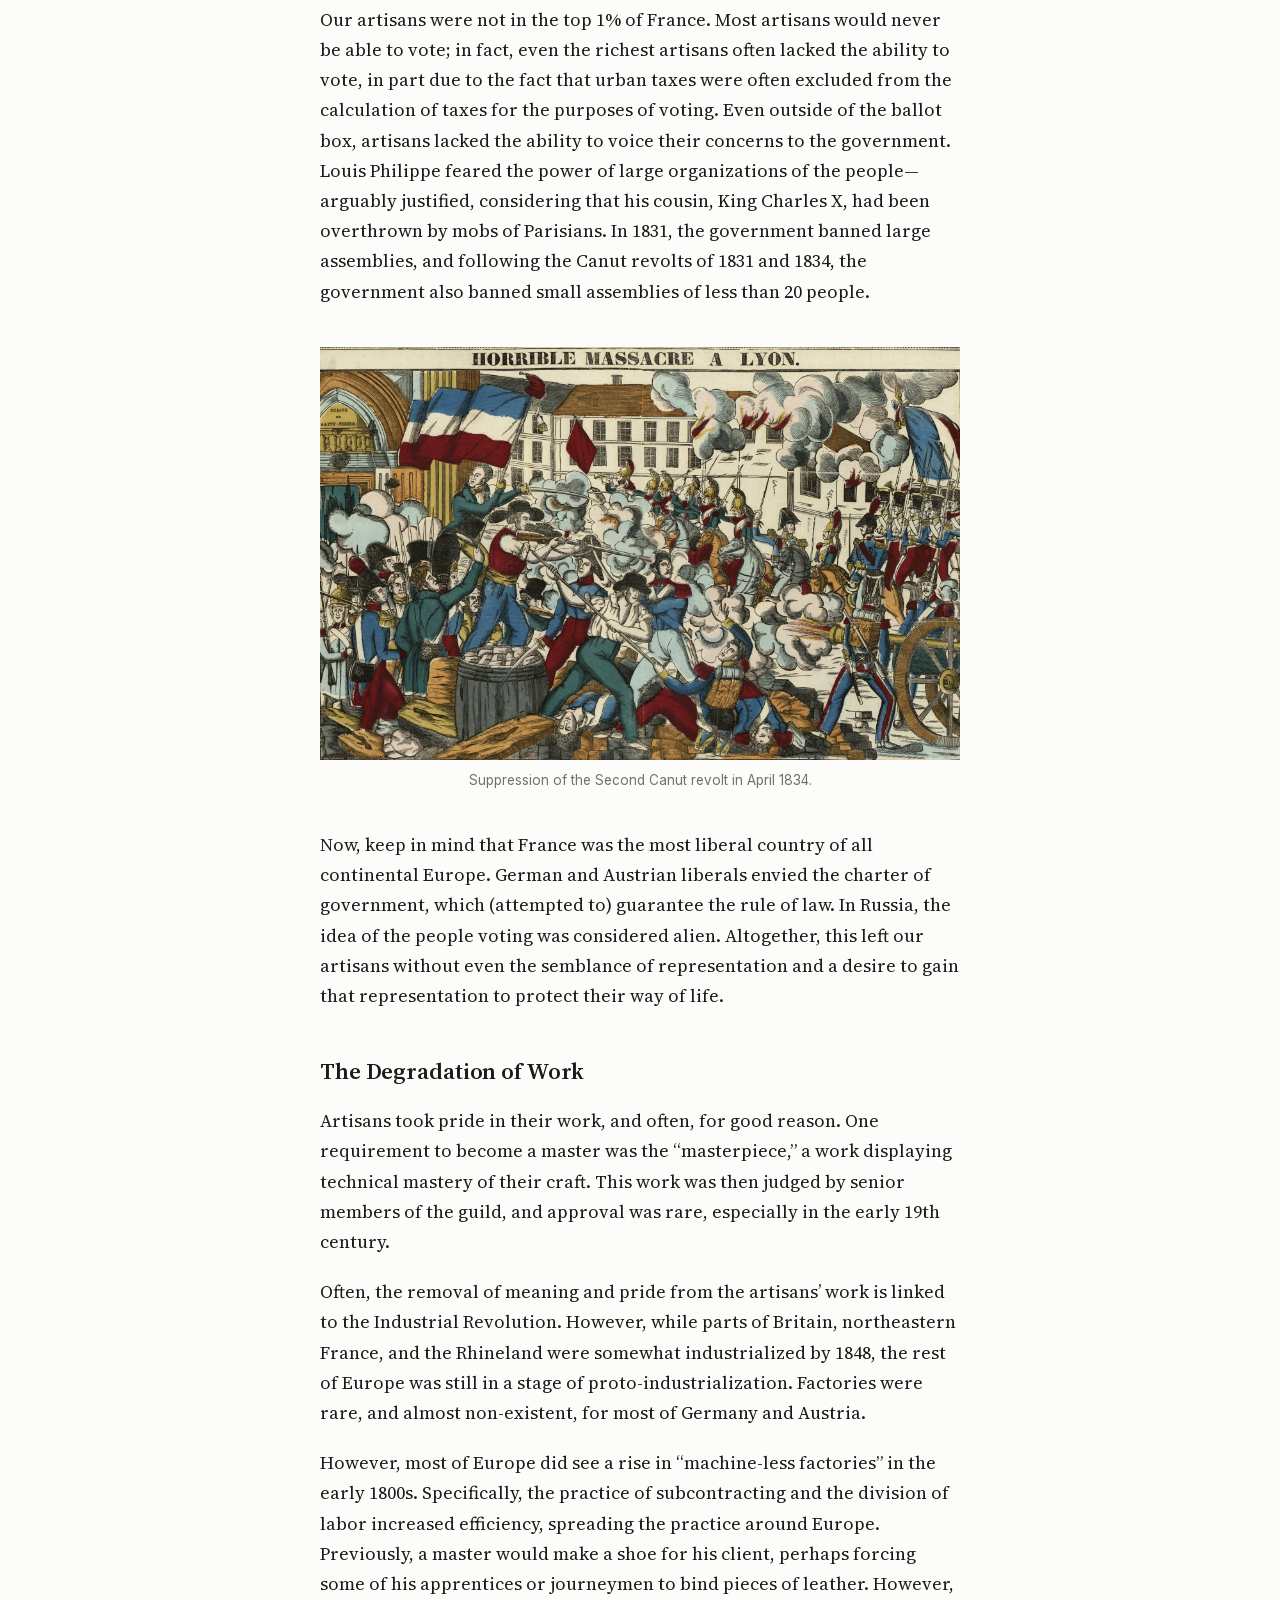
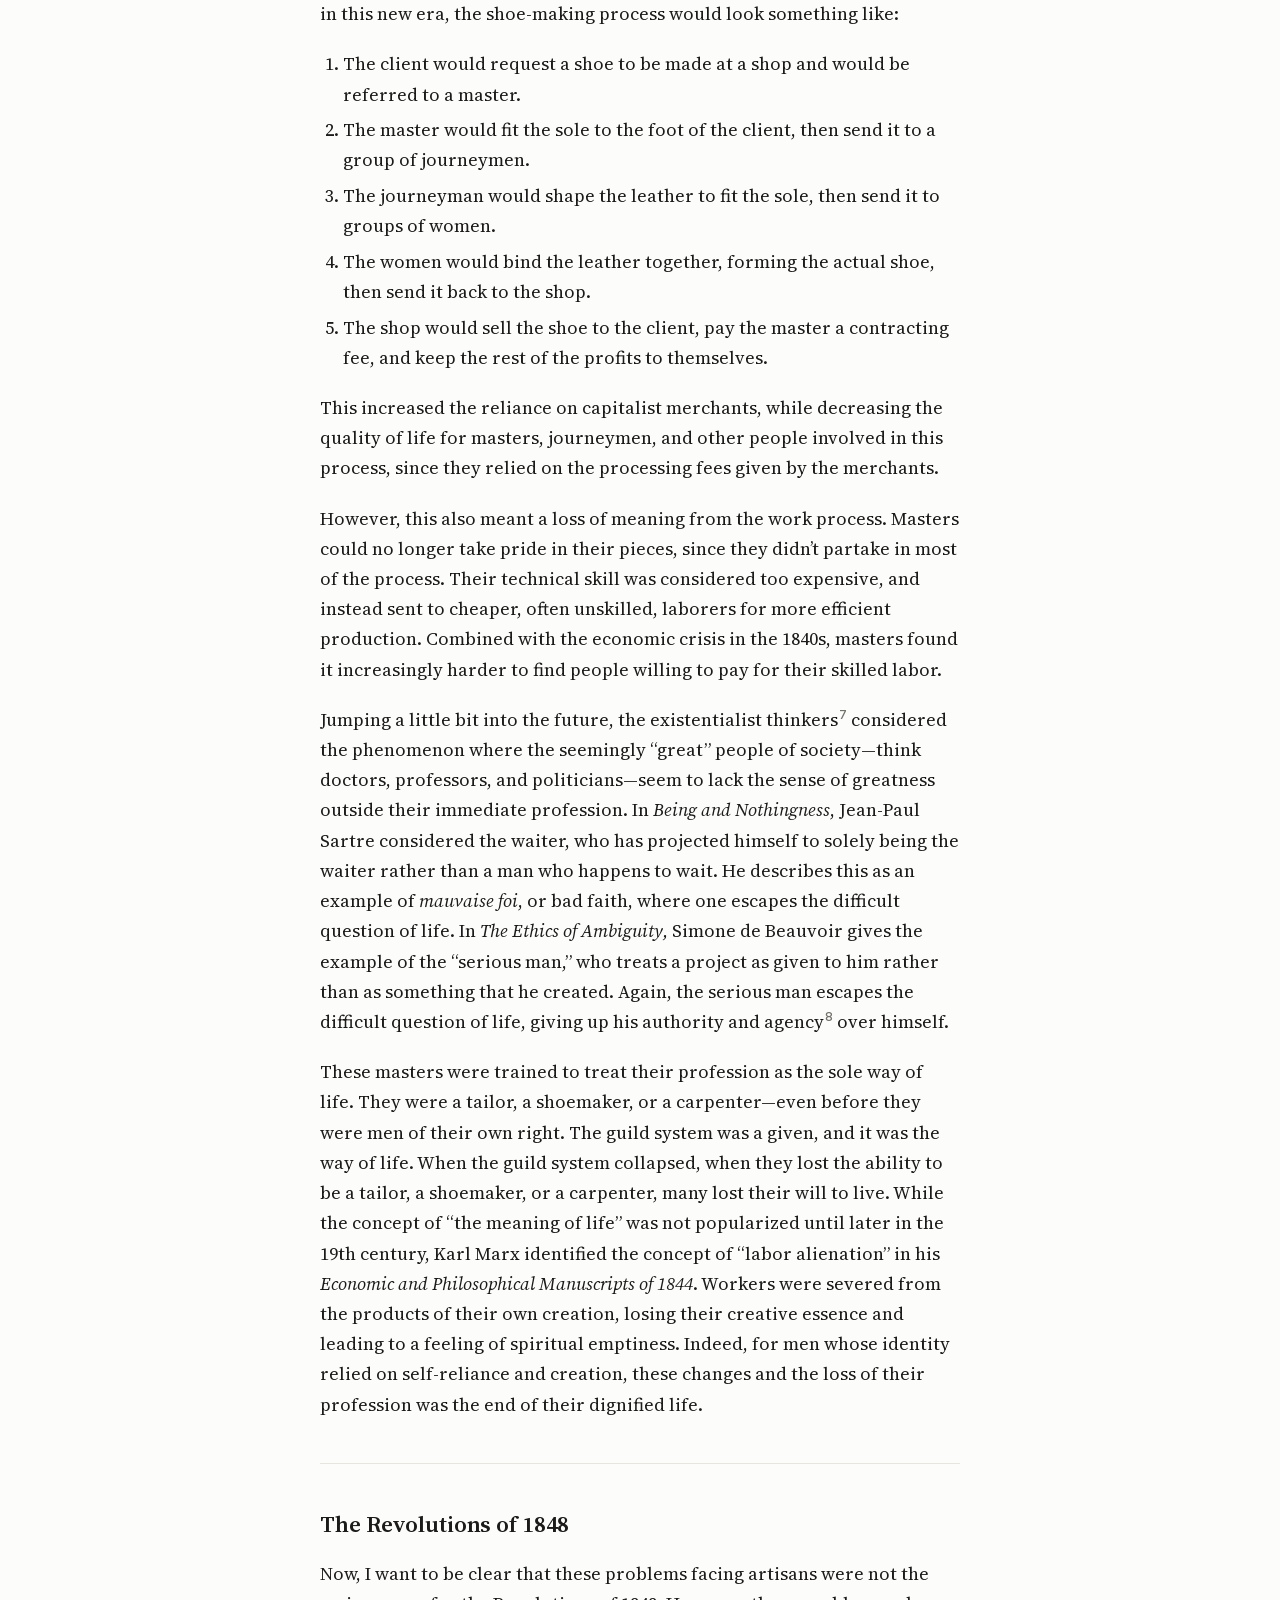
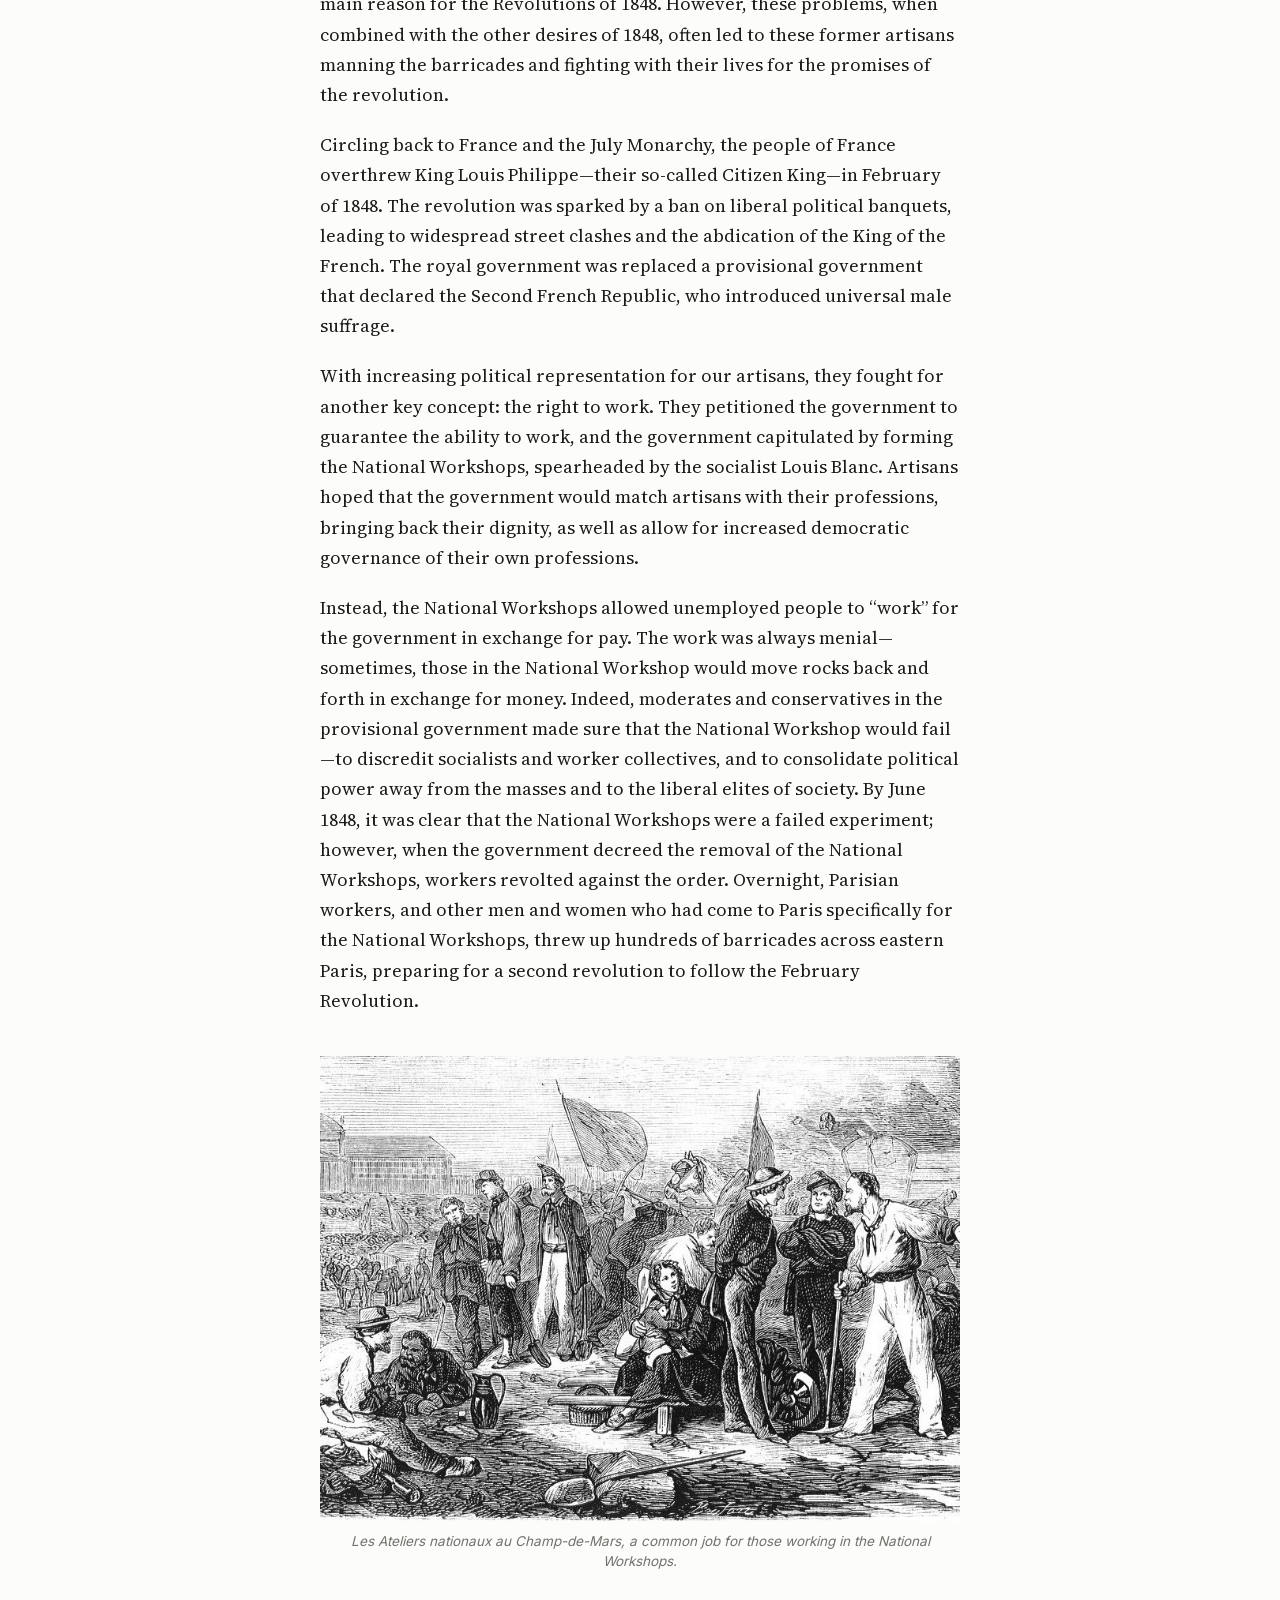
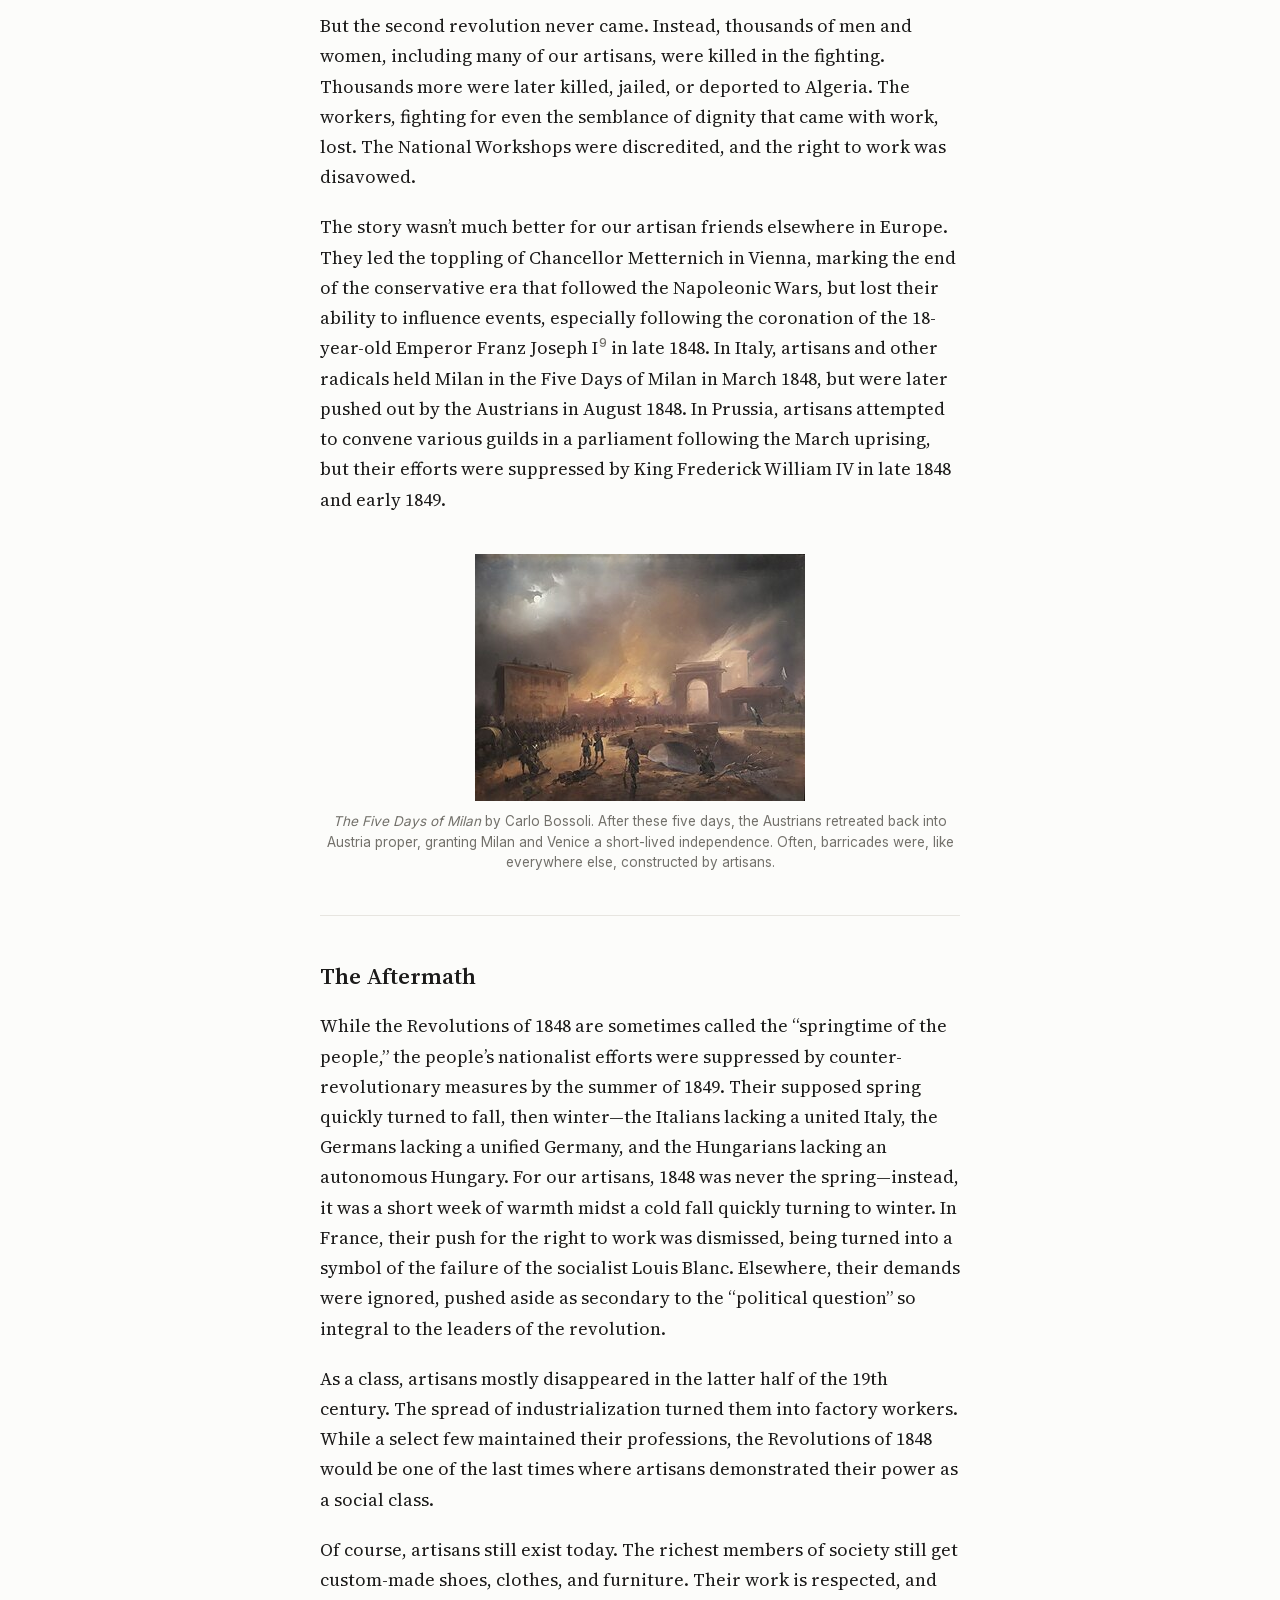
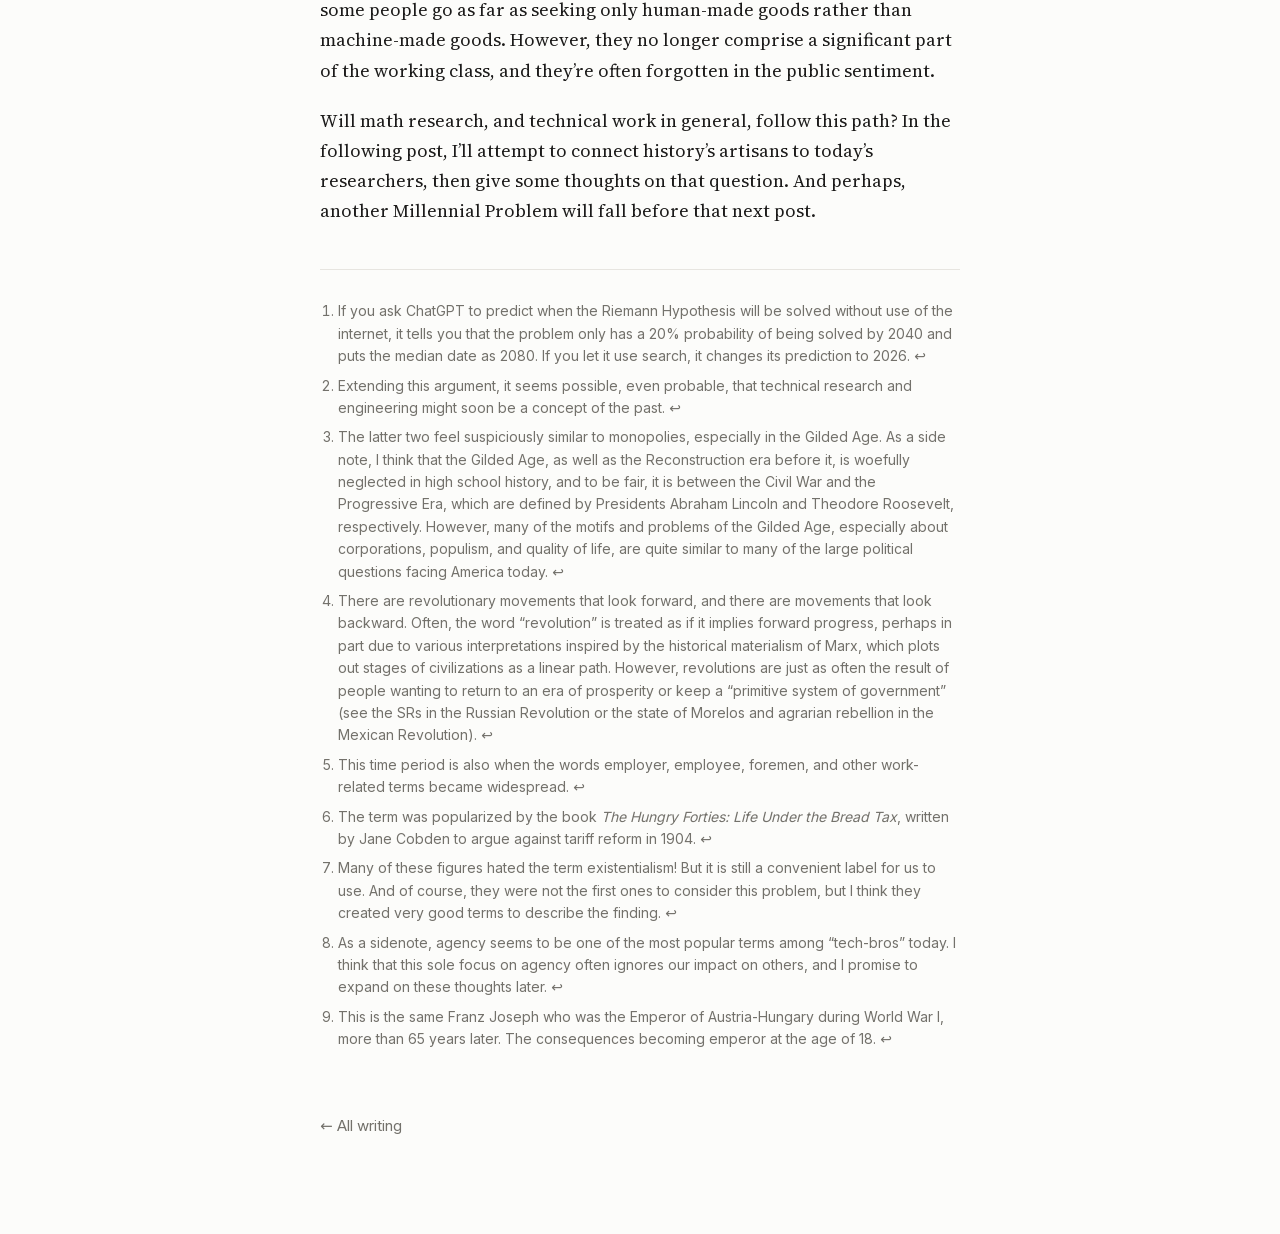
<file: writing/ai-artisans-and-the-revolutions-of-1848/index.html>
<!doctype html>
<html lang="en">
<head>
<meta charset="utf-8">
<meta name="viewport" content="width=device-width,initial-scale=1">
<title>AI, Artisans, and the Revolutions of 1848 · Jaeho Lee</title>
<meta name="description" content="The breakdown of a way of life, the degradation of work, and the dying breaths of a group fighting for the past">
<meta property="og:title" content="AI, Artisans, and the Revolutions of 1848">
<meta property="og:description" content="The breakdown of a way of life, the degradation of work, and the dying breaths of a group fighting for the past">
<meta property="og:type" content="article">
<link rel="alternate" type="application/rss+xml" title="Jaeho Lee" href="../../feed.xml">
<link rel="stylesheet" href="../../style.css">

</head>
<body>
<div class="wrap">
<header class="top">
<a class="name" href="../../">Jaeho Lee</a>
<nav aria-label="Sections"><a href="../../#writing">Writing</a><a href="../../#research">Research</a><a href="../../#projects">Projects</a></nav>
</header>
<main>
<article class="post">
<header class="post-head">
<h1>AI, Artisans, and the Revolutions of 1848</h1>
<p class="subtitle">The breakdown of a way of life, the degradation of work, and the dying breaths of a group fighting for the past</p>
<p class="meta"><time datetime="2026-11-21">November 21, 2026</time> · 17 min read · <a href="https://leejaeho.substack.com/p/ai-artisans-and-the-revolutions-of">Also on Substack</a></p>
</header>
<div class="prose">
<blockquote>
<p>This post was written with a relatively technical audience in mind. If you want to know more about these historical events (which you should!), take a look at Jonathan Sperber’s <em>The European Revolutions, 1848-1851</em>, especially the first two chapters (available <a href="https://www.cambridge.org/core/books/european-revolutions-18481851/F2D2AD7C081F94CE42946624E2FD537F">here</a>).</p>
</blockquote>
<p>On Friday, November 20th, 2026, the Riemann Hypothesis—one of the greatest questions of mathematics, which remained unsolved for over 150 years and held a million-dollar bounty—was (supposedly) solved by Levent Alpöge and Claude. If the proof were to be directly turned into natural language, it would span over 250,000 pages, far more than any human could reasonably verify. This follows a string of AI-assisted proofs of major mathematical problems. It seems reasonable to say that soon, perhaps even in just a few months, the frontier of math will be outside the reach of any human.</p>
<p>Three years ago, even the best LLMs couldn’t add numbers, count the number of ‘r’s in strawberry, or sort a list of five numbers in increasing order. Even just two years ago, AI couldn’t solve problem 6 of the International Math Olympiad (IMO). If someone told me back then that, by November 2026, both Navier-Stokes and the Riemann Hypothesis would be solved in large part due to AI, I would’ve easily dismissed them.<sup class="fn"><a href="#fn1" id="fnref1">1</a></sup> I think that many of you reading this would share that sentiment.</p>
<figure><img src="images/01.webp" alt="Why ChatGPT Can&#x27;t Count How Many Rs in Strawberry | 16x Prompt" loading="lazy" decoding="async"><figcaption>The good old days, when ChatGPT couldn’t count letters in a word.</figcaption></figure>
<p>Yet AI has changed, and it seems to exceed us in many ways. Some form of superintelligence seems to be imminent, with the median timeline of roughly 2028. This raises an immediate question:</p>
<blockquote>
<p>What do we do when AI can do everything better than us?</p>
</blockquote>
<p>Of course, there are many credible arguments as to why work will remain relevant in the short- and medium-term, and there is no guarantee that we’ll even reach that form of intelligence. However, math research has already been fundamentally altered by the current advances in AI. To every math researcher, that hypothetical question is reality. Why do math research when ChatGPT or Claude could just solve it for you? Math researchers may be left to verify AI-generated proofs, or math research as a concept might disappear into the dustbin of history.<sup class="fn"><a href="#fn2" id="fnref2">2</a></sup></p>
<p>While technology-driven job displacement is a natural part of history, this sort of AI-driven displacement empirically feels different from many of these other patterns. One aspect is the removal of an entire type of work, rather than just one specific job. Work that required intelligence and technical skill feels particularly vulnerable to AI.</p>
<p>This post walks through the last stands of European artisans, identifying four challenges that these skilled workers faced in the early 19th century. These characteristics feel suspiciously similar to the challenges facing math researchers today. In a follow-up post, I’ll make that connection, taking a detour through Hollywood writers in the process.</p>
<hr />
<h2>European Artisans in the Early 19th Century</h2>
<p>Urban artisans—tailors, shoemakers, carpenters, printers, weavers, and other “skilled” laborers—were an integral part of most pre-industrial societies. Starting in the Middle Ages, people doing similar things, including artisans in each profession, began to form associations for mutual aid. They protected each other physically, controlled town markets to fight for higher prices, and dominated city governance.<sup class="fn"><a href="#fn3" id="fnref3">3</a></sup> Over time, they grew into large, structured organizations, setting prices and restricting entry in an attempt to gain more power within the system.</p>
<p>These guilds were some of the first targets for free-market thinkers during the Enlightenment. They restricted trade and fixed prices, decreasing the incentive for people to produce quality goods outside of the system. In the French Revolution, guilds were abolished as being counter-revolutionary, with the Le Chapelier law arguing that no “intermediary” body should come between the nation and the people. Elsewhere in Europe, the situation was only mildly better. While the German states and the Austrian Empire allowed guilds to continue into the nineteenth century, policies like the German Customs Union (<em>Zollverein</em>) encouraged free trade, which inevitably hurt the artisan class.</p>
<p>These artisans became the actual fighters in the Revolutions of 1848, also known as the Springtime of the People. However, these battles were by no means the beginning of a new era for the artisan class. Instead, it marked a last stand by a diminishing class, seeking to find protection in a changing world. They looked backward into history, wanting to bring back the strength of the guild system and a guarantee of their job, their future, and their dignity.<sup class="fn"><a href="#fn4" id="fnref4">4</a></sup> For this post, I’ve identified four key areas that brought distress to these artisans:</p>
<ol>
<li>The breakdown of the guild system</li>
<li>Lowered standards of living</li>
<li>Exclusion from meaningful representation</li>
<li>The degradation of work</li>
</ol>
<figure><img src="images/02.jpg" alt="1848: The Working Class Bursts Onto the Scene of History | Leftcom" loading="lazy" decoding="async"><figcaption><em>Barricade on the rue Soufflot</em>, an 1848 painting by Horace Vernet of the June Days uprising. Many of the people behind the barricades were artisans, fighting for the right to work.</figcaption></figure>
<h2>The Breakdown of the Guild System</h2>
<p>The traditional guild system worked as follows:</p>
<ol>
<li>Apprentice. Young learners, usually in their early to mid teens, entered a master’s household and worked without pay for several (two to seven, depending on the type of work) years. Here, they learned the specific trade from the masters, often with harsh punishment for mistakes.</li>
<li>Journeymen. After completing their apprenticeship, these workers were allowed to leave the house to work for wages. They often wandered through various cities, competing with other journeymen for social standing. By the late 18th and early 19th century, many artisans were unable to become masters, thus being forced to remain wage workers.</li>
<li>Masters. The top of the ladder. They were able to make their own shops, take on apprentices, and generally enjoy a relatively high standard of living for the time.</li>
</ol>
<p>By 1848, most apprentices and journeymen knew that they would likely never reach the position of a master. One of the reasons that young men looking to climb the social ladder decided to become an apprentice was the future promise of becoming a master. Without this guarantee, the system, already broken in France, began to break down across central Europe.</p>
<p>As apprentices and journeymen became fewer in number, the work-life relationship began to change. Rather than apprentices living with masters, which necessarily became personal relationships, young men separated their life from their work. The relationship between an apprentice and a master became that of an employer and an employee<sup class="fn"><a href="#fn5" id="fnref5">5</a></sup> rather than of a (admittedly harsh) mentor and a student. This change meant that even the promise of apprentices and wealth to masters became moot. Our artisans, especially the younger apprentices, felt angry and resentful toward the system. They felt despair, looking at a bleak future, and, as we’ll discuss next, an even bleaker present.</p>
<h2>Lowered Standards of Living</h2>
<p>The 1840s were not the best times to live in Europe. The decade is often referred to as the “Hungry Forties,”<sup class="fn"><a href="#fn6" id="fnref6">6</a></sup> marked especially by the potato famine that decimated Ireland. As the hunger spread throughout Europe, prices for essential goods, especially food, increased drastically. In turn, the demand for less essential goals—those that our artisans produced, like leather jackets, fancy shoes, and intricate pieces of furniture—collapsed. Even worse for the artisans, the food crisis was matched by a financial crisis, meaning that even the wealthy suffered in the late 1840s. By 1848, even the previously prosperous artisans were facing acute hunger and poverty.</p>
<p>This crisis combined with the ever-present phenomenon of urbanization. While industrialization was not yet common (we’ll talk more about this in <em>The Removal of a Sense of Meaning</em>), a sharp increase in the population meant that young people were forced to move to the cities to look for work. This led to a surplus of labor in the cities, which often left artisans with two choices: underemployment and unemployment. In the former, they took on unskilled jobs for low pay, while in the latter, they waited for improved conditions and relied on mutual aid to get through this time period. In both cases, however, many felt a loss of dignity and a desire to return to their prosperous past.</p>
<h2>Exclusion from Meaningful Representation</h2>
<p>The men and women of Paris led the overthrow of the conservative, absolutist Bourbon monarchy and King Charles X, in late July, 1830. The July Revolution, and the succeeding July Monarchy with King Louis Philippe I, was a rebellion against the perceived tyranny of the restored Bourbon regime. The so-called liberals helped orchestrate this regime change, changing the monarch’s title from the King of France to the King of the French. The king’s power was not granted by God, but instead granted by the people of France—he ruled over the people of France, not the land that France occupied. The king would be the people’s king—the Citizen King.</p>
<p>With all this talk of liberalism and the people, one might expect a broad base of voters, allowed to voice their opinions to their own monarch. Indeed, one key piece of legislation that triggered the July Revolution was the “Law of the Double Vote.” Even without this law, only men over the age of 30 who paid at least 300 francs in taxes were allowed to vote. This meant that out of the roughly 30 million people living in France, only 94,000, or about .3%, had the right to vote. With this new bill, a new section of the chamber was formed, whose voting base would encompass the top 25% of these 94,000 men, or about .75% of the entire population.</p>
<p>So what did the liberal reforms mean for suffrage in France? The July monarchy allowed men over the age of 25 who paid at least 200 francs in taxes to vote—which meant that somewhere between 150,000 and 200,000 people could cast a ballot, still far less than 1% of the entire population.</p>
<p>Our artisans were not in the top 1% of France. Most artisans would never be able to vote; in fact, even the richest artisans often lacked the ability to vote, in part due to the fact that urban taxes were often excluded from the calculation of taxes for the purposes of voting. Even outside of the ballot box, artisans lacked the ability to voice their concerns to the government. Louis Philippe feared the power of large organizations of the people—arguably justified, considering that his cousin, King Charles X, had been overthrown by mobs of Parisians. In 1831, the government banned large assemblies, and following the Canut revolts of 1831 and 1834, the government also banned small assemblies of less than 20 people.</p>
<figure><img src="images/03.jpg" alt="Canut revolts - Wikipedia" loading="lazy" decoding="async"><figcaption>Suppression of the Second Canut revolt in April 1834.</figcaption></figure>
<p>Now, keep in mind that France was the most liberal country of all continental Europe. German and Austrian liberals envied the charter of government, which (attempted to) guarantee the rule of law. In Russia, the idea of the people voting was considered alien. Altogether, this left our artisans without even the semblance of representation and a desire to gain that representation to protect their way of life.</p>
<h2>The Degradation of Work</h2>
<p>Artisans took pride in their work, and often, for good reason. One requirement to become a master was the “masterpiece,” a work displaying technical mastery of their craft. This work was then judged by senior members of the guild, and approval was rare, especially in the early 19th century.</p>
<p>Often, the removal of meaning and pride from the artisans’ work is linked to the Industrial Revolution. However, while parts of Britain, northeastern France, and the Rhineland were somewhat industrialized by 1848, the rest of Europe was still in a stage of proto-industrialization. Factories were rare, and almost non-existent, for most of Germany and Austria.</p>
<p>However, most of Europe did see a rise in “machine-less factories” in the early 1800s. Specifically, the practice of subcontracting and the division of labor increased efficiency, spreading the practice around Europe. Previously, a master would make a shoe for his client, perhaps forcing some of his apprentices or journeymen to bind pieces of leather. However, in this new era, the shoe-making process would look something like:</p>
<ol>
<li>The client would request a shoe to be made at a shop and would be referred to a master.</li>
<li>The master would fit the sole to the foot of the client, then send it to a group of journeymen.</li>
<li>The journeyman would shape the leather to fit the sole, then send it to groups of women.</li>
<li>The women would bind the leather together, forming the actual shoe, then send it back to the shop.</li>
<li>The shop would sell the shoe to the client, pay the master a contracting fee, and keep the rest of the profits to themselves.</li>
</ol>
<p>This increased the reliance on capitalist merchants, while decreasing the quality of life for masters, journeymen, and other people involved in this process, since they relied on the processing fees given by the merchants.</p>
<p>However, this also meant a loss of meaning from the work process. Masters could no longer take pride in their pieces, since they didn’t partake in most of the process. Their technical skill was considered too expensive, and instead sent to cheaper, often unskilled, laborers for more efficient production. Combined with the economic crisis in the 1840s, masters found it increasingly harder to find people willing to pay for their skilled labor.</p>
<p>Jumping a little bit into the future, the existentialist thinkers<sup class="fn"><a href="#fn7" id="fnref7">7</a></sup> considered the phenomenon where the seemingly “great” people of society—think doctors, professors, and politicians—seem to lack the sense of greatness outside their immediate profession. In <em>Being and Nothingness</em>, Jean-Paul Sartre considered the waiter, who has projected himself to solely being the waiter rather than a man who happens to wait. He describes this as an example of <em>mauvaise foi</em>, or bad faith, where one escapes the difficult question of life. In <em>The Ethics of Ambiguity,</em> Simone de Beauvoir gives the example of the “serious man,” who treats a project as given to him rather than as something that he created. Again, the serious man escapes the difficult question of life, giving up his authority and agency<sup class="fn"><a href="#fn8" id="fnref8">8</a></sup> over himself.</p>
<p>These masters were trained to treat their profession as the sole way of life. They were a tailor, a shoemaker, or a carpenter—even before they were men of their own right. The guild system was a given, and it was the way of life. When the guild system collapsed, when they lost the ability to be a tailor, a shoemaker, or a carpenter, many lost their will to live. While the concept of “the meaning of life” was not popularized until later in the 19th century, Karl Marx identified the concept of “labor alienation” in his <em>Economic and Philosophical Manuscripts of 1844</em>. Workers were severed from the products of their own creation, losing their creative essence and leading to a feeling of spiritual emptiness. Indeed, for men whose identity relied on self-reliance and creation, these changes and the loss of their profession was the end of their dignified life.</p>
<hr />
<h2>The Revolutions of 1848</h2>
<p>Now, I want to be clear that these problems facing artisans were not the main reason for the Revolutions of 1848. However, these problems, when combined with the other desires of 1848, often led to these former artisans manning the barricades and fighting with their lives for the promises of the revolution.</p>
<p>Circling back to France and the July Monarchy, the people of France overthrew King Louis Philippe—their so-called Citizen King—in February of 1848. The revolution was sparked by a ban on liberal political banquets, leading to widespread street clashes and the abdication of the King of the French. The royal government was replaced a provisional government that declared the Second French Republic, who introduced universal male suffrage.</p>
<p>With increasing political representation for our artisans, they fought for another key concept: the right to work. They petitioned the government to guarantee the ability to work, and the government capitulated by forming the National Workshops, spearheaded by the socialist Louis Blanc. Artisans hoped that the government would match artisans with their professions, bringing back their dignity, as well as allow for increased democratic governance of their own professions.</p>
<p>Instead, the National Workshops allowed unemployed people to “work” for the government in exchange for pay. The work was always menial—sometimes, those in the National Workshop would move rocks back and forth in exchange for money. Indeed, moderates and conservatives in the provisional government made sure that the National Workshop would fail—to discredit socialists and worker collectives, and to consolidate political power away from the masses and to the liberal elites of society. By June 1848, it was clear that the National Workshops were a failed experiment; however, when the government decreed the removal of the National Workshops, workers revolted against the order. Overnight, Parisian workers, and other men and women who had come to Paris specifically for the National Workshops, threw up hundreds of barricades across eastern Paris, preparing for a second revolution to follow the February Revolution.</p>
<figure><img src="images/04.jpg" alt="National Workshops - Wikipedia" loading="lazy" decoding="async"><figcaption><em>Les Ateliers nationaux au Champ-de-Mars, a common job for those working in the National Workshops.</em></figcaption></figure>
<p>But the second revolution never came. Instead, thousands of men and women, including many of our artisans, were killed in the fighting. Thousands more were later killed, jailed, or deported to Algeria. The workers, fighting for even the semblance of dignity that came with work, lost. The National Workshops were discredited, and the right to work was disavowed.</p>
<p>The story wasn’t much better for our artisan friends elsewhere in Europe. They led the toppling of Chancellor Metternich in Vienna, marking the end of the conservative era that followed the Napoleonic Wars, but lost their ability to influence events, especially following the coronation of the 18-year-old Emperor Franz Joseph I<sup class="fn"><a href="#fn9" id="fnref9">9</a></sup> in late 1848. In Italy, artisans and other radicals held Milan in the Five Days of Milan in March 1848, but were later pushed out by the Austrians in August 1848. In Prussia, artisans attempted to convene various guilds in a parliament following the March uprising, but their efforts were suppressed by King Frederick William IV in late 1848 and early 1849.</p>
<figure><img src="images/05.jpg" alt="" loading="lazy" decoding="async"><figcaption><em>The Five Days of Milan</em> by Carlo Bossoli. After these five days, the Austrians retreated back into Austria proper, granting Milan and Venice a short-lived independence. Often, barricades were, like everywhere else, constructed by artisans.</figcaption></figure>
<hr />
<h2>The Aftermath</h2>
<p>While the Revolutions of 1848 are sometimes called the “springtime of the people,” the people’s nationalist efforts were suppressed by counter-revolutionary measures by the summer of 1849. Their supposed spring quickly turned to fall, then winter—the Italians lacking a united Italy, the Germans lacking a unified Germany, and the Hungarians lacking an autonomous Hungary. For our artisans, 1848 was never the spring—instead, it was a short week of warmth midst a cold fall quickly turning to winter. In France, their push for the right to work was dismissed, being turned into a symbol of the failure of the socialist Louis Blanc. Elsewhere, their demands were ignored, pushed aside as secondary to the “political question” so integral to the leaders of the revolution.</p>
<p>As a class, artisans mostly disappeared in the latter half of the 19th century. The spread of industrialization turned them into factory workers. While a select few maintained their professions, the Revolutions of 1848 would be one of the last times where artisans demonstrated their power as a social class.</p>
<p>Of course, artisans still exist today. The richest members of society still get custom-made shoes, clothes, and furniture. Their work is respected, and some people go as far as seeking only human-made goods rather than machine-made goods. However, they no longer comprise a significant part of the working class, and they’re often forgotten in the public sentiment.</p>
<p>Will math research, and technical work in general, follow this path? In the following post, I’ll attempt to connect history’s artisans to today’s researchers, then give some thoughts on that question. And perhaps, another Millennial Problem will fall before that next post.</p>
<section class="footnotes">
<ol>
<li id="fn1" class="footnote-item"><p>If you ask ChatGPT to predict when the Riemann Hypothesis will be solved without use of the internet, it tells you that the problem only has a 20% probability of being solved by 2040 and puts the median date as 2080. If you let it use search, it changes its prediction to 2026. <a href="#fnref1" class="fn-back" aria-label="Back to text">↩</a></p>
</li>
<li id="fn2" class="footnote-item"><p>Extending this argument, it seems possible, even probable, that technical research and engineering might soon be a concept of the past. <a href="#fnref2" class="fn-back" aria-label="Back to text">↩</a></p>
</li>
<li id="fn3" class="footnote-item"><p>The latter two feel suspiciously similar to monopolies, especially in the Gilded Age. As a side note, I think that the Gilded Age, as well as the Reconstruction era before it, is woefully neglected in high school history, and to be fair, it is between the Civil War and the Progressive Era, which are defined by Presidents Abraham Lincoln and Theodore Roosevelt, respectively. However, many of the motifs and problems of the Gilded Age, especially about corporations, populism, and quality of life, are quite similar to many of the large political questions facing America today. <a href="#fnref3" class="fn-back" aria-label="Back to text">↩</a></p>
</li>
<li id="fn4" class="footnote-item"><p>There are revolutionary movements that look forward, and there are movements that look backward. Often, the word “revolution” is treated as if it implies forward progress, perhaps in part due to various interpretations inspired by the historical materialism of Marx, which plots out stages of civilizations as a linear path. However, revolutions are just as often the result of people wanting to return to an era of prosperity or keep a “primitive system of government” (see the SRs in the Russian Revolution or the state of Morelos and agrarian rebellion in the Mexican Revolution). <a href="#fnref4" class="fn-back" aria-label="Back to text">↩</a></p>
</li>
<li id="fn5" class="footnote-item"><p>This time period is also when the words employer, employee, foremen, and other work-related terms became widespread. <a href="#fnref5" class="fn-back" aria-label="Back to text">↩</a></p>
</li>
<li id="fn6" class="footnote-item"><p>The term was popularized by the book <em>The Hungry Forties: Life Under the Bread Tax</em>, written by Jane Cobden to argue against tariff reform in 1904. <a href="#fnref6" class="fn-back" aria-label="Back to text">↩</a></p>
</li>
<li id="fn7" class="footnote-item"><p>Many of these figures hated the term existentialism! But it is still a convenient label for us to use. And of course, they were not the first ones to consider this problem, but I think they created very good terms to describe the finding. <a href="#fnref7" class="fn-back" aria-label="Back to text">↩</a></p>
</li>
<li id="fn8" class="footnote-item"><p>As a sidenote, agency seems to be one of the most popular terms among “tech-bros” today. I think that this sole focus on agency often ignores our impact on others, and I promise to expand on these thoughts later. <a href="#fnref8" class="fn-back" aria-label="Back to text">↩</a></p>
</li>
<li id="fn9" class="footnote-item"><p>This is the same Franz Joseph who was the Emperor of Austria-Hungary during World War I, more than 65 years later. The consequences becoming emperor at the age of 18. <a href="#fnref9" class="fn-back" aria-label="Back to text">↩</a></p>
</li>
</ol>
</section>
</div>
<footer class="post-foot"><a href="../../#writing">← All writing</a></footer>
</article>
</main>
</div>
</body>
</html>
</file>
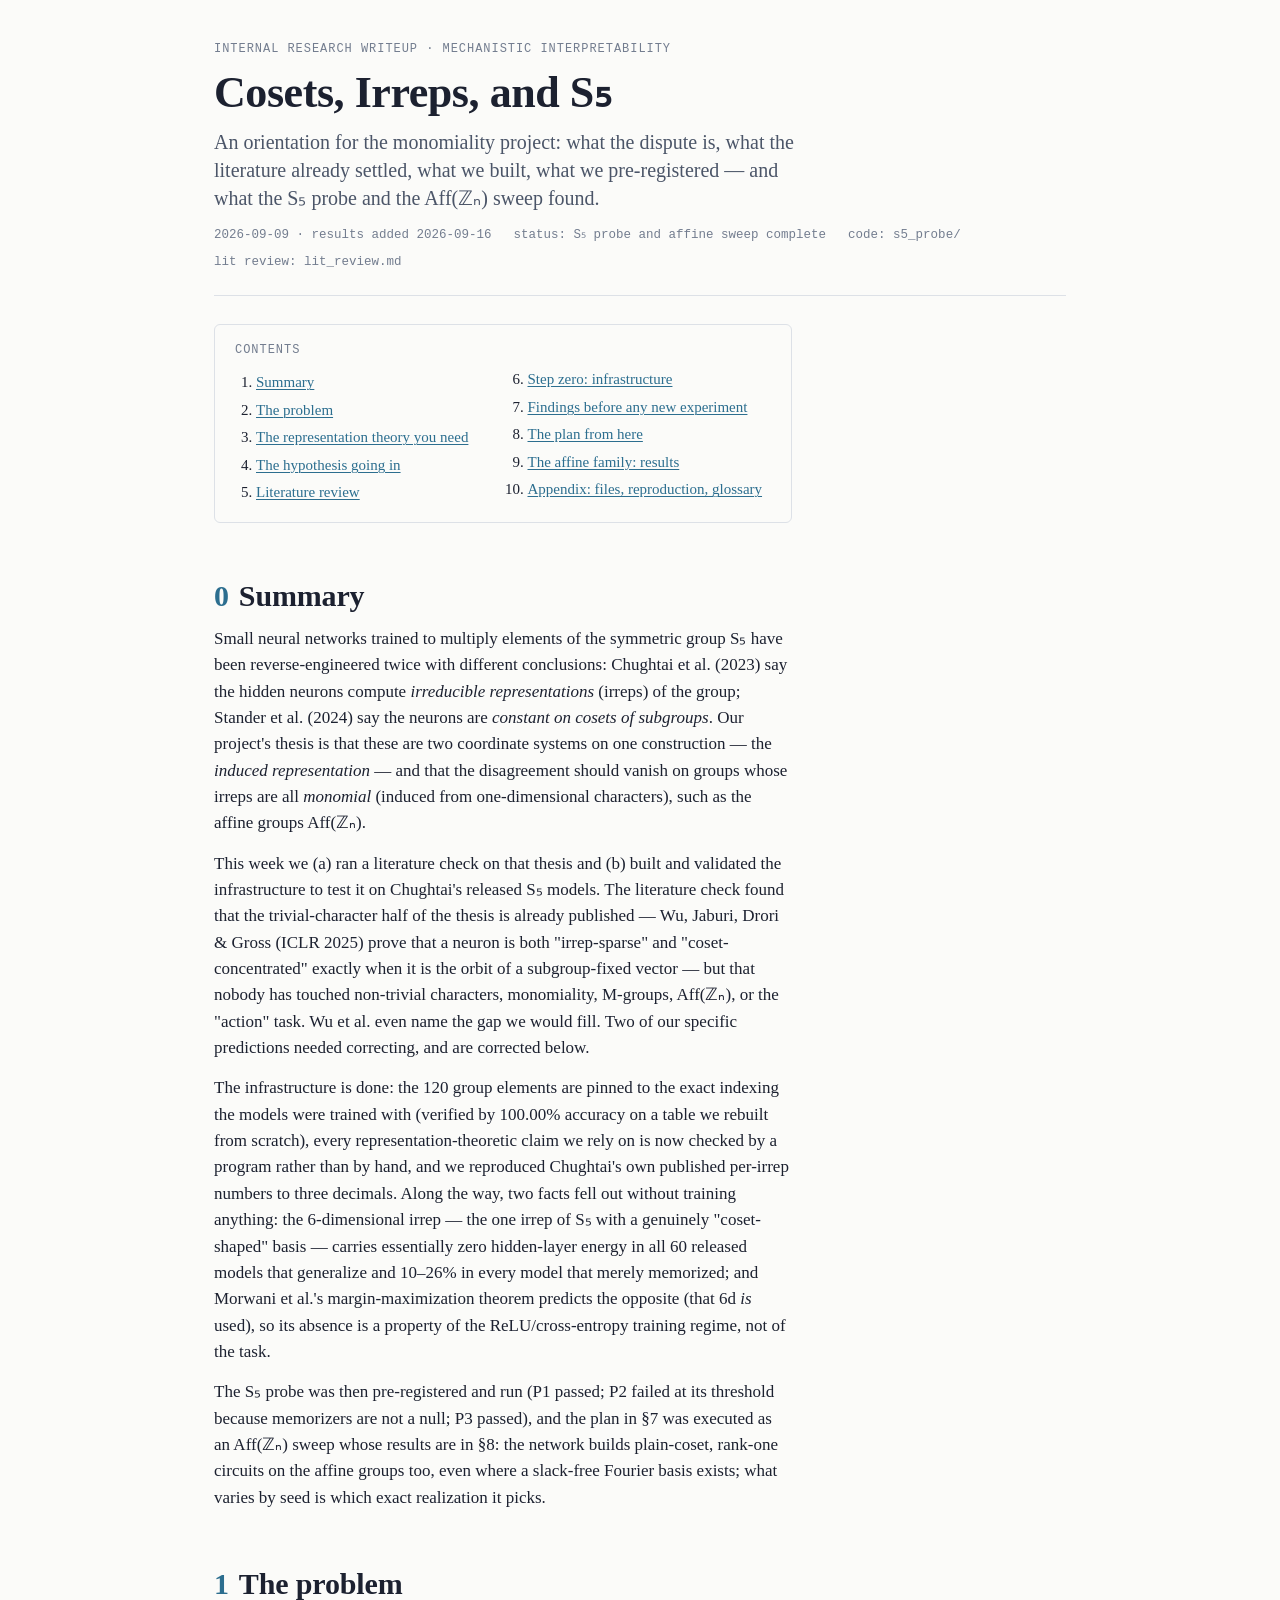
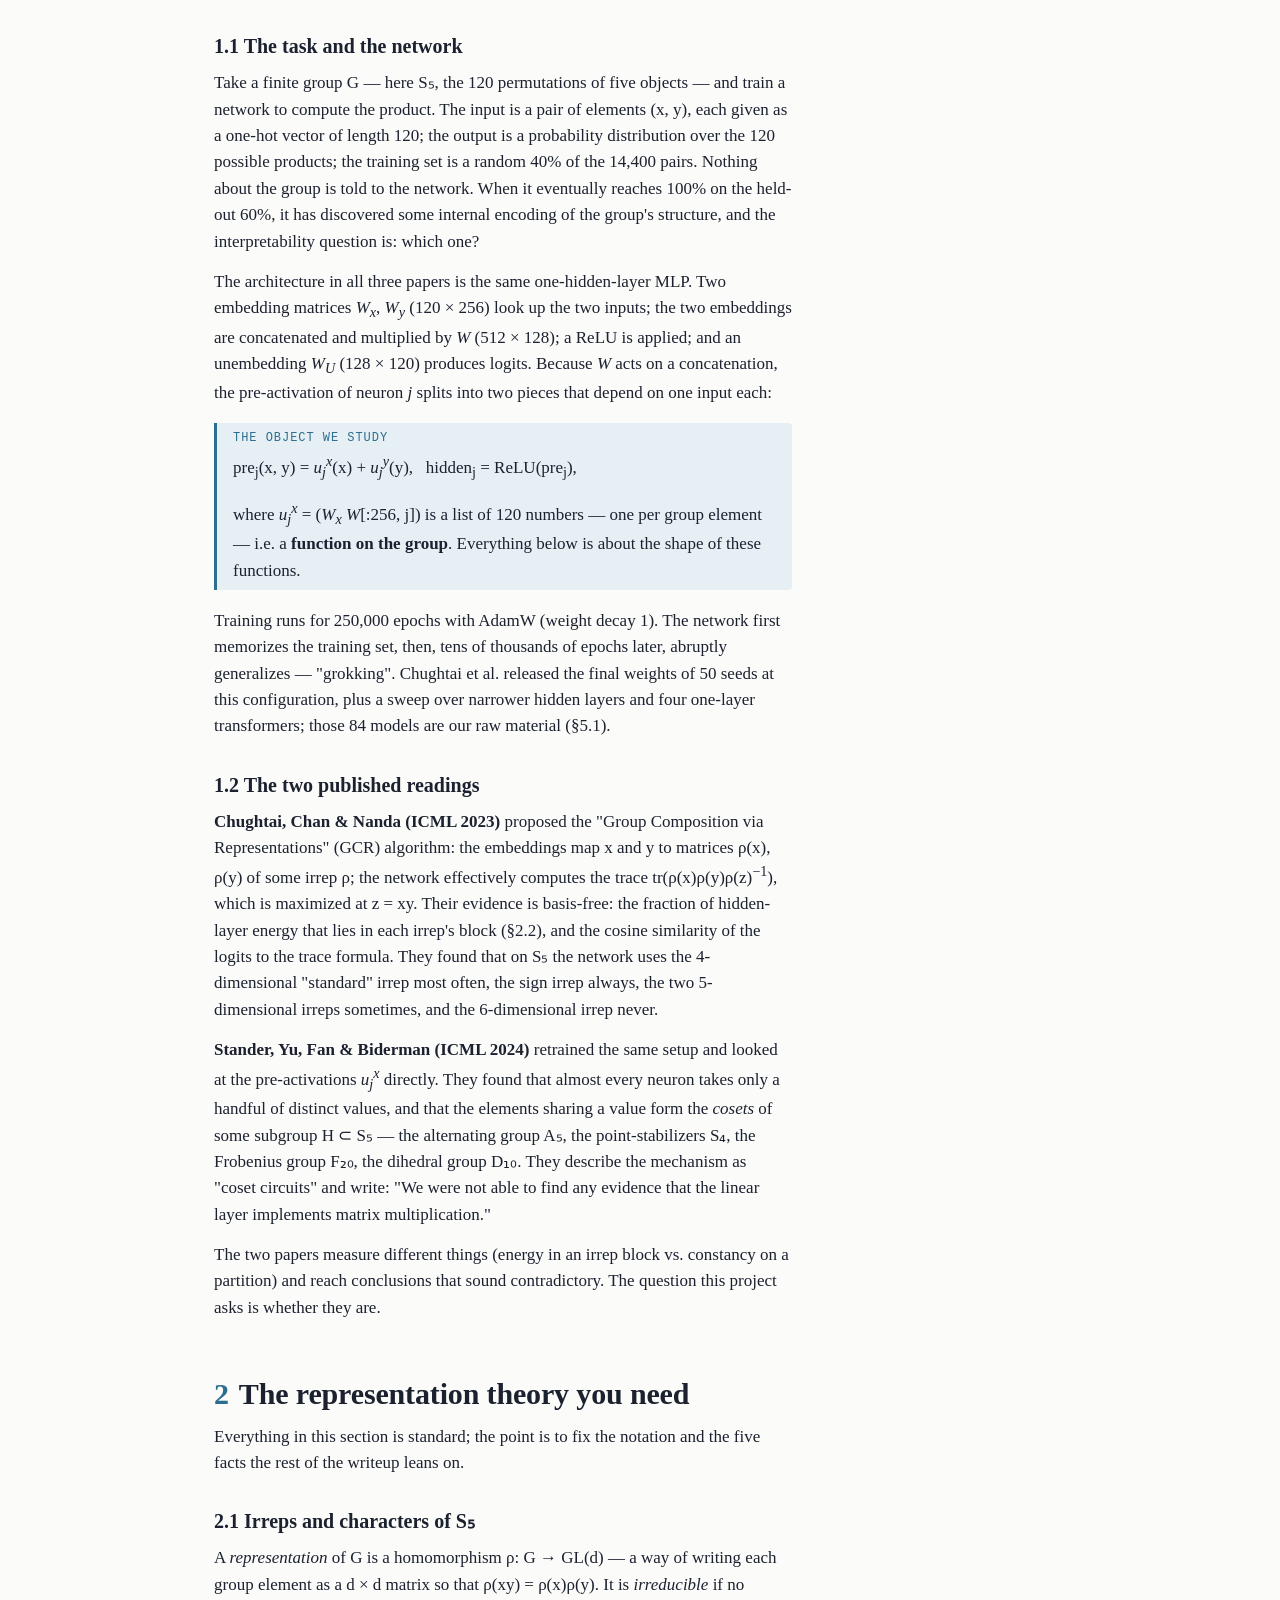
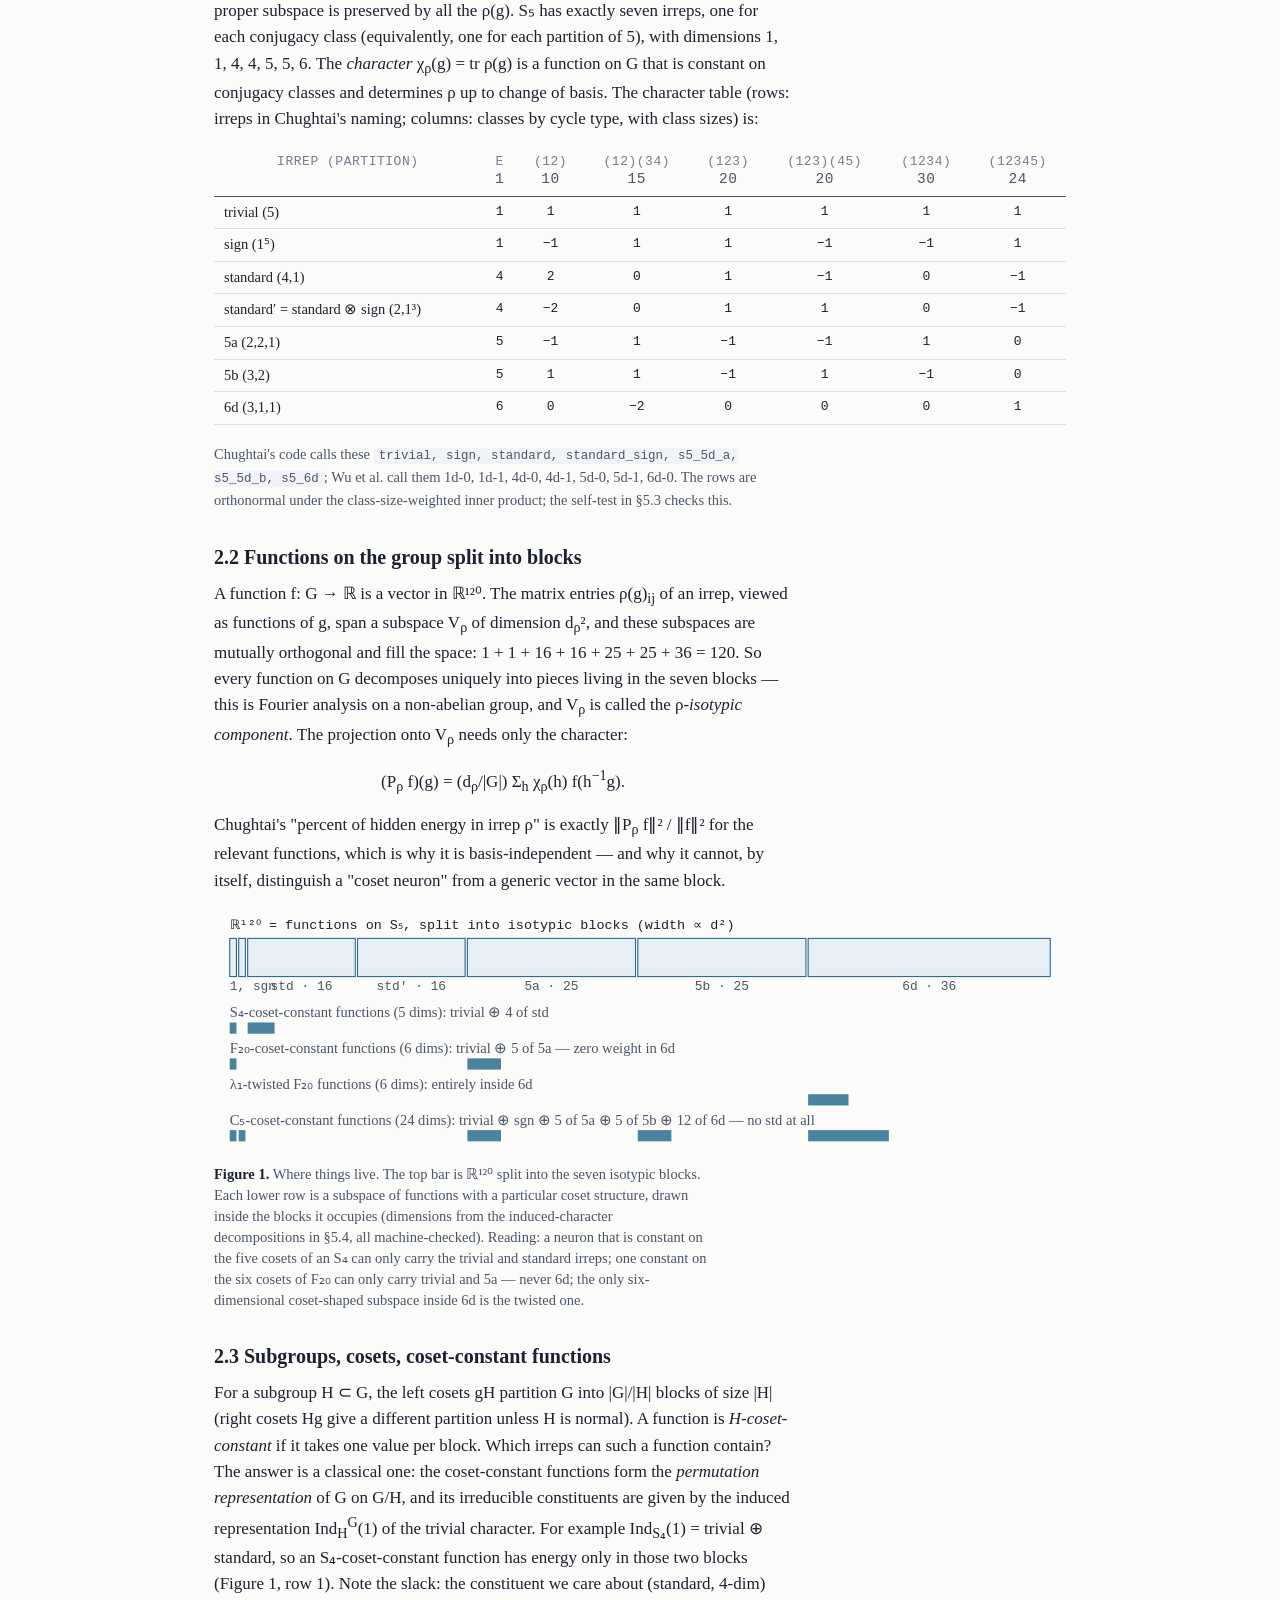
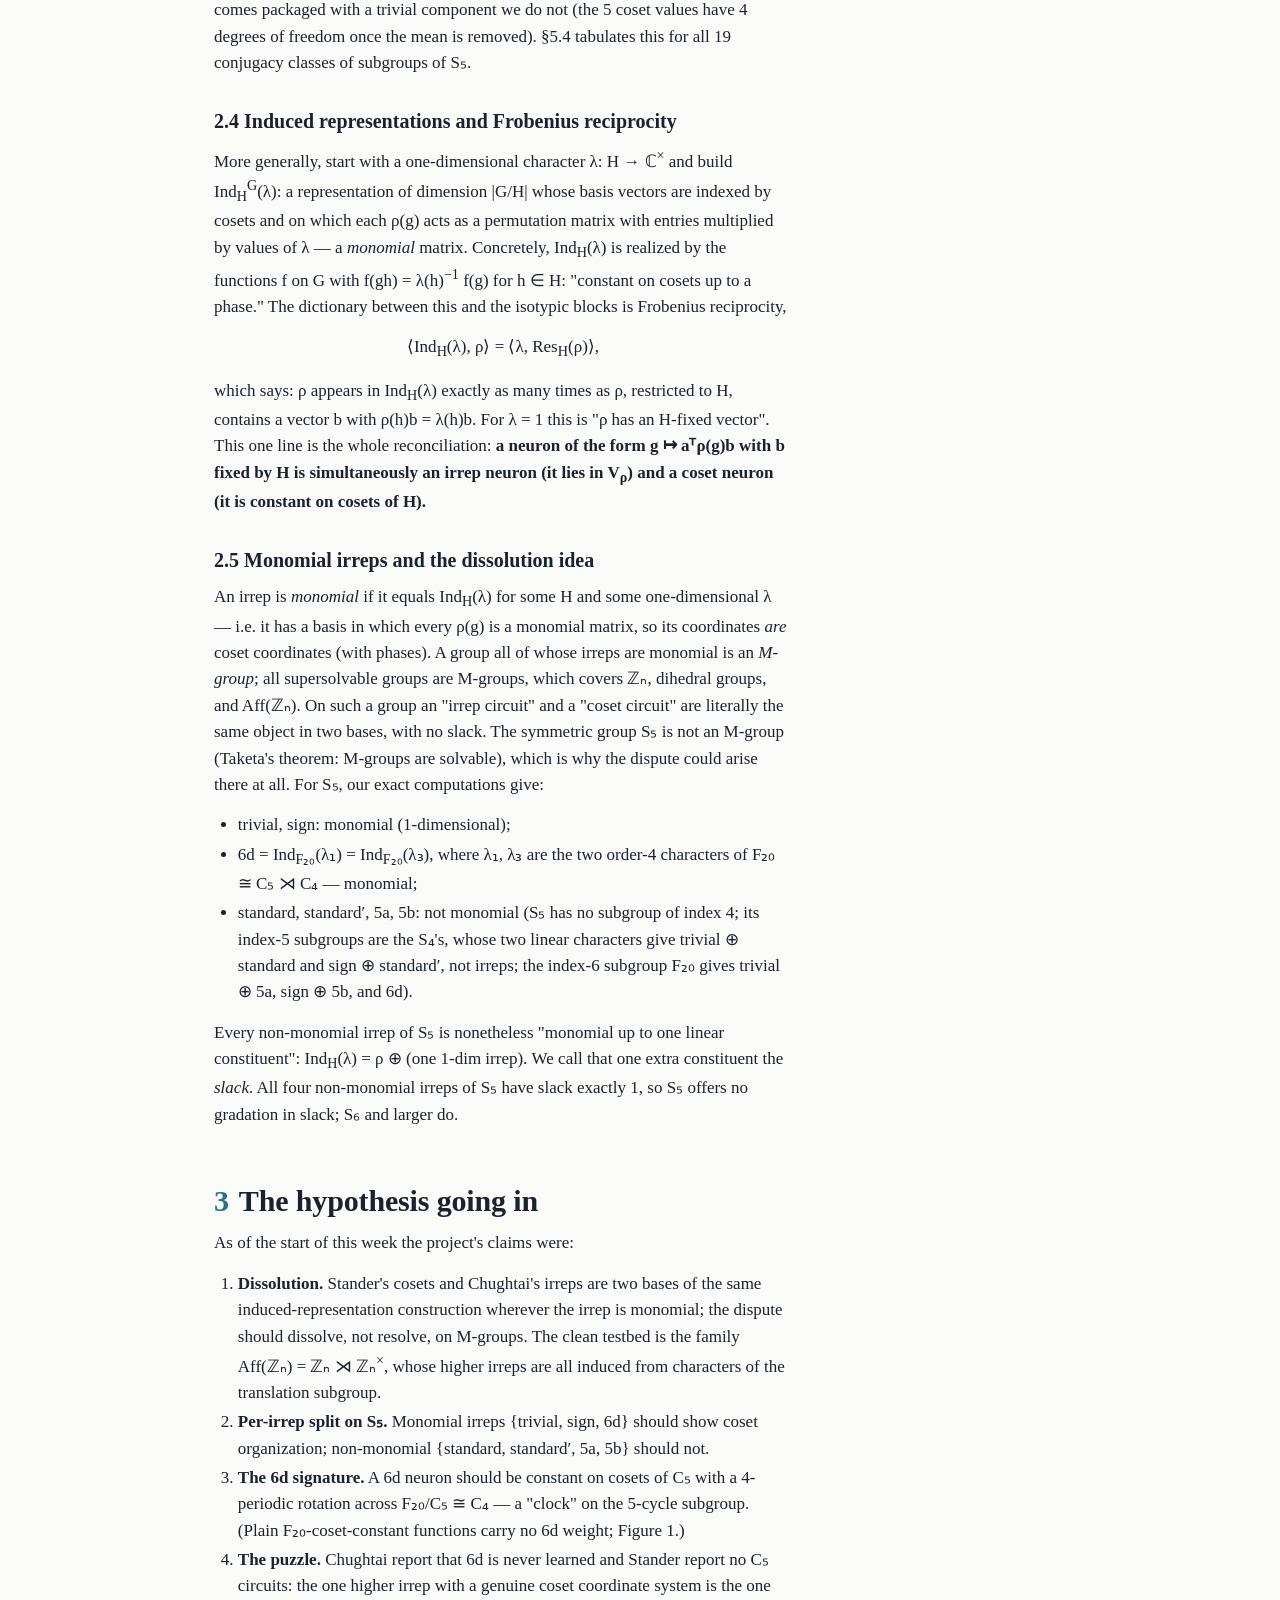
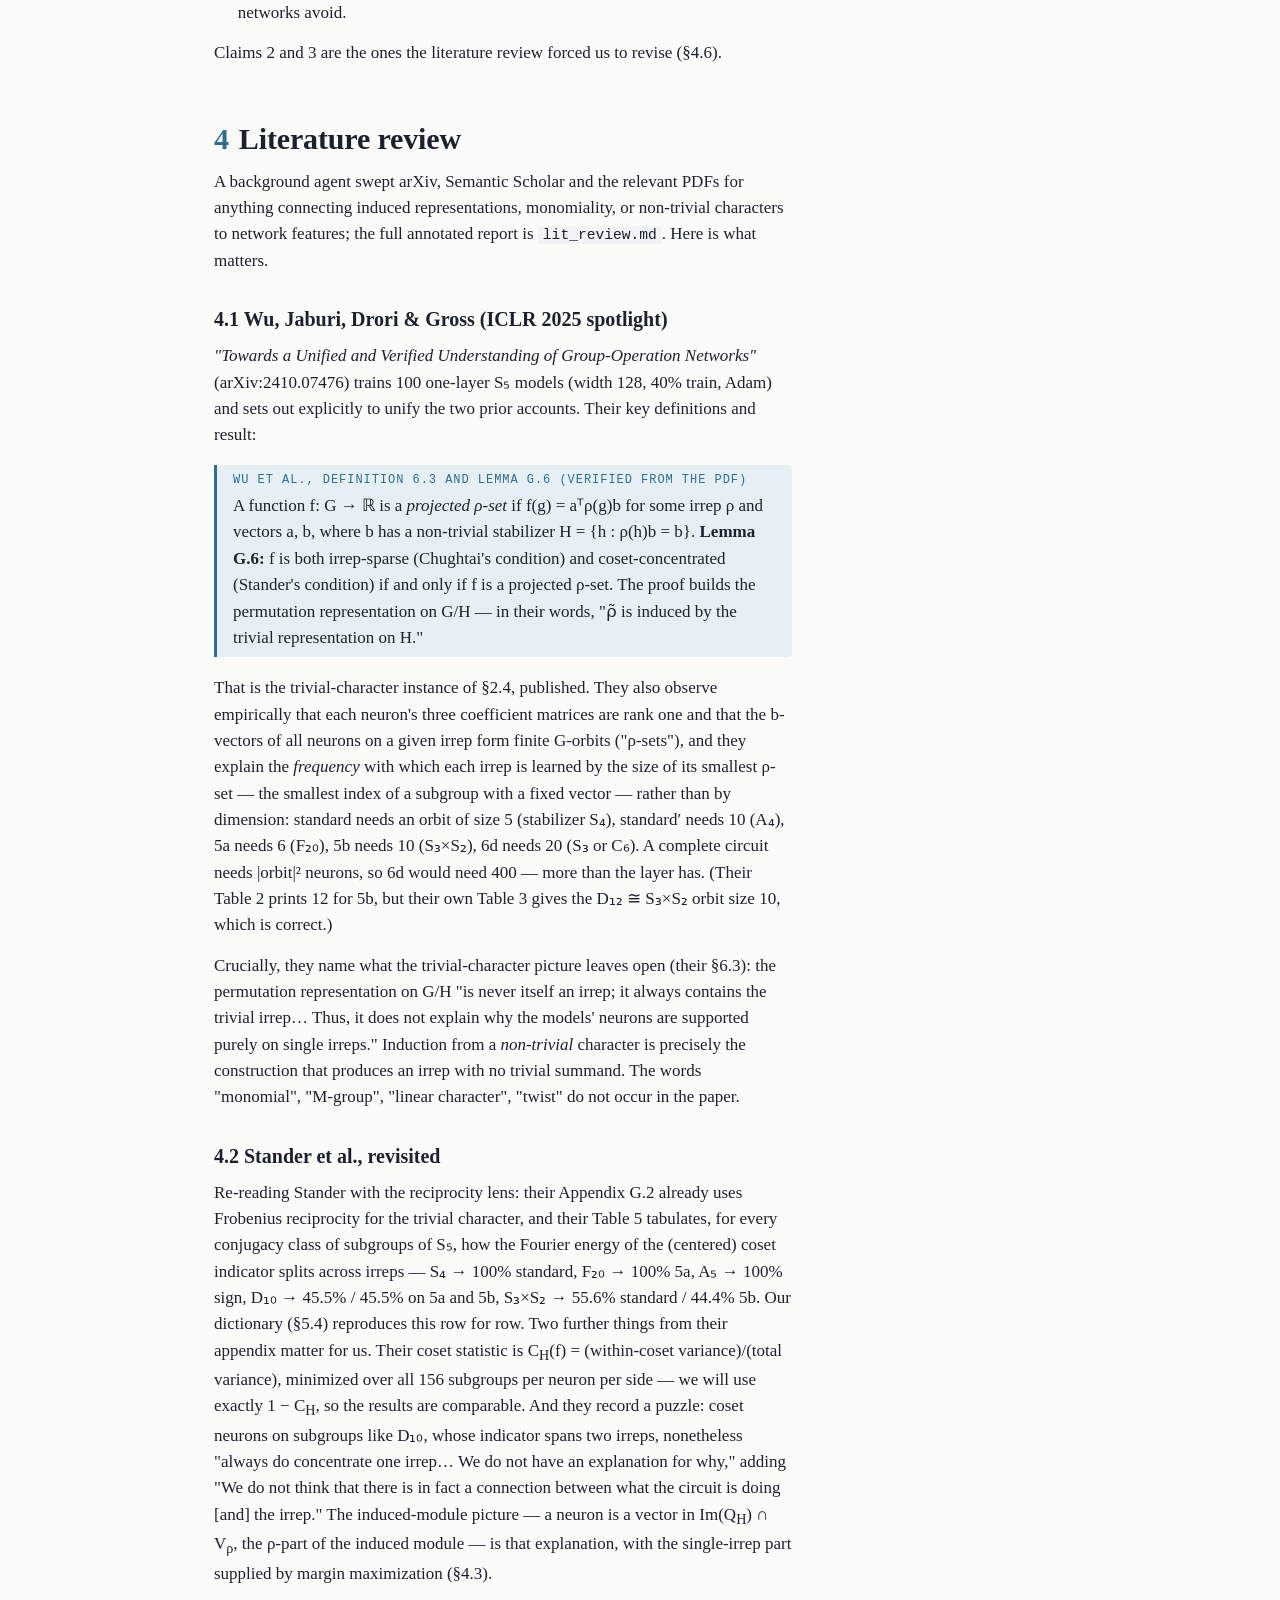
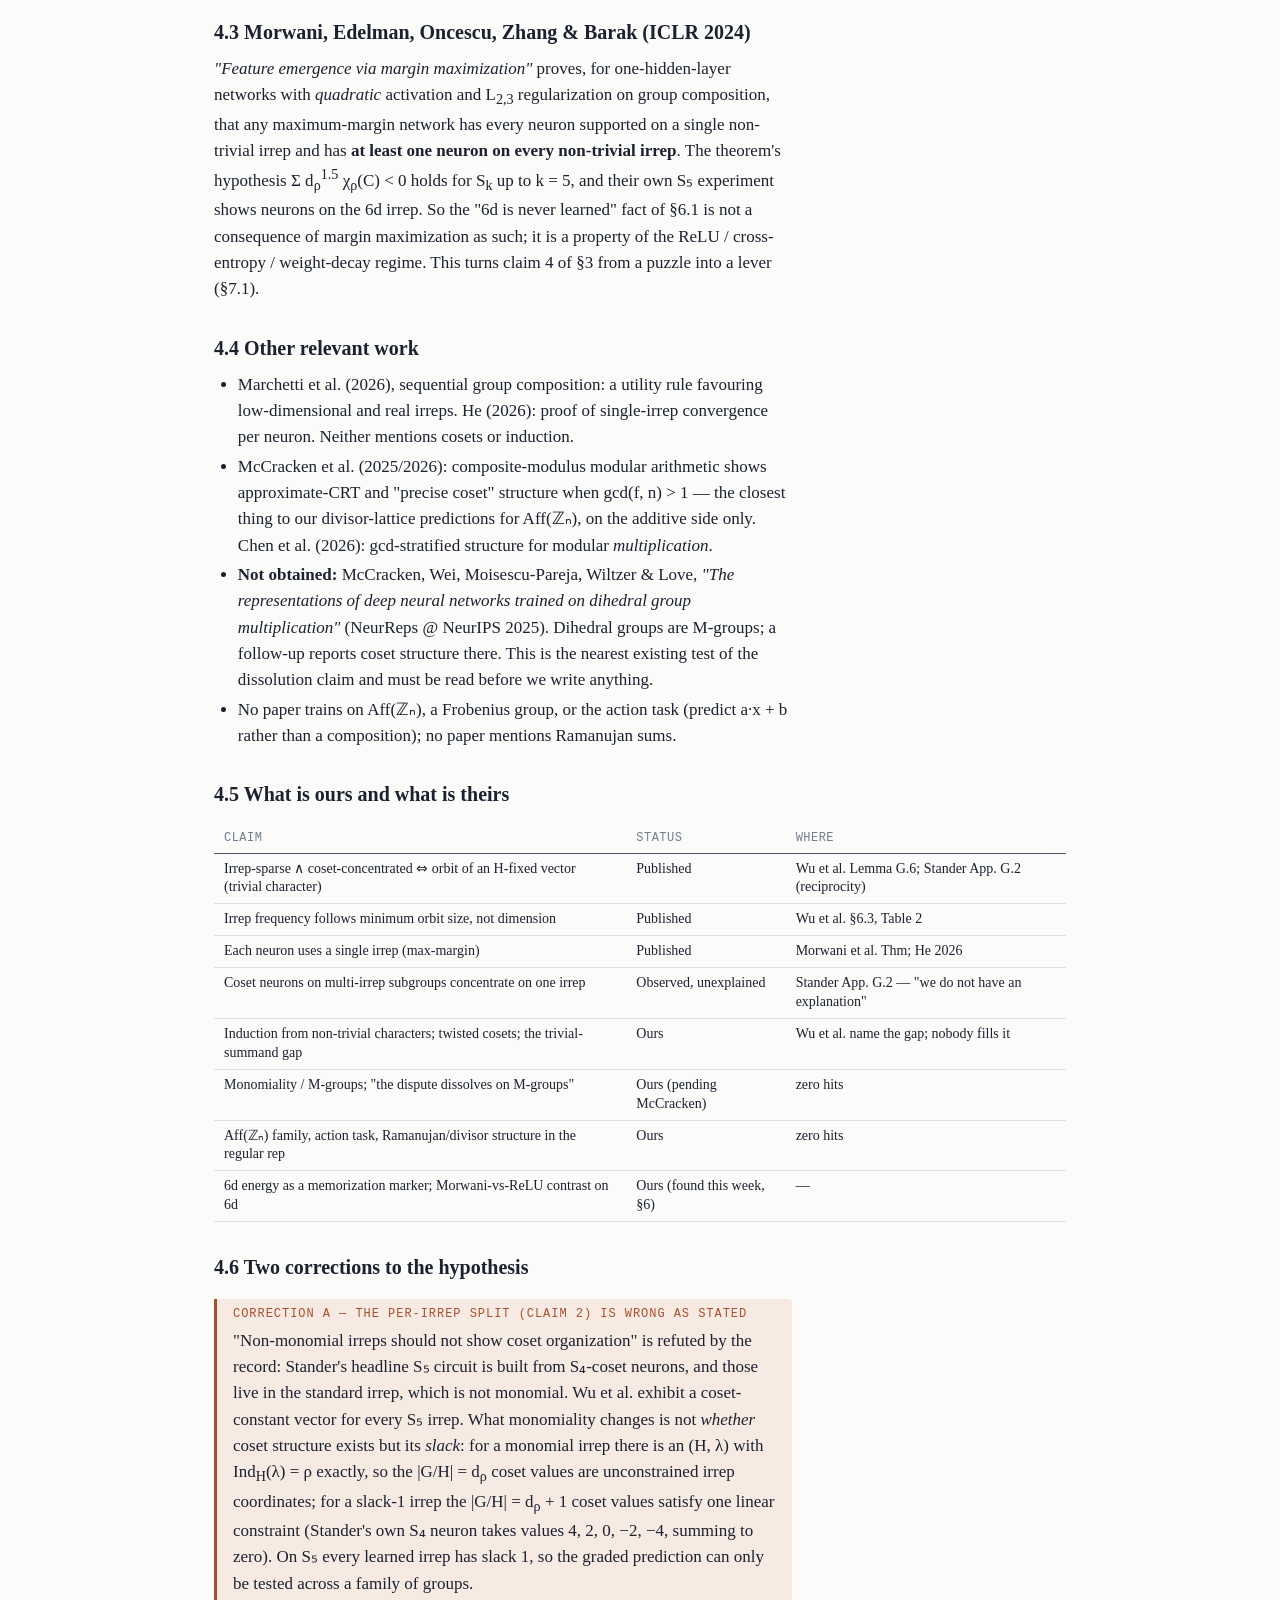
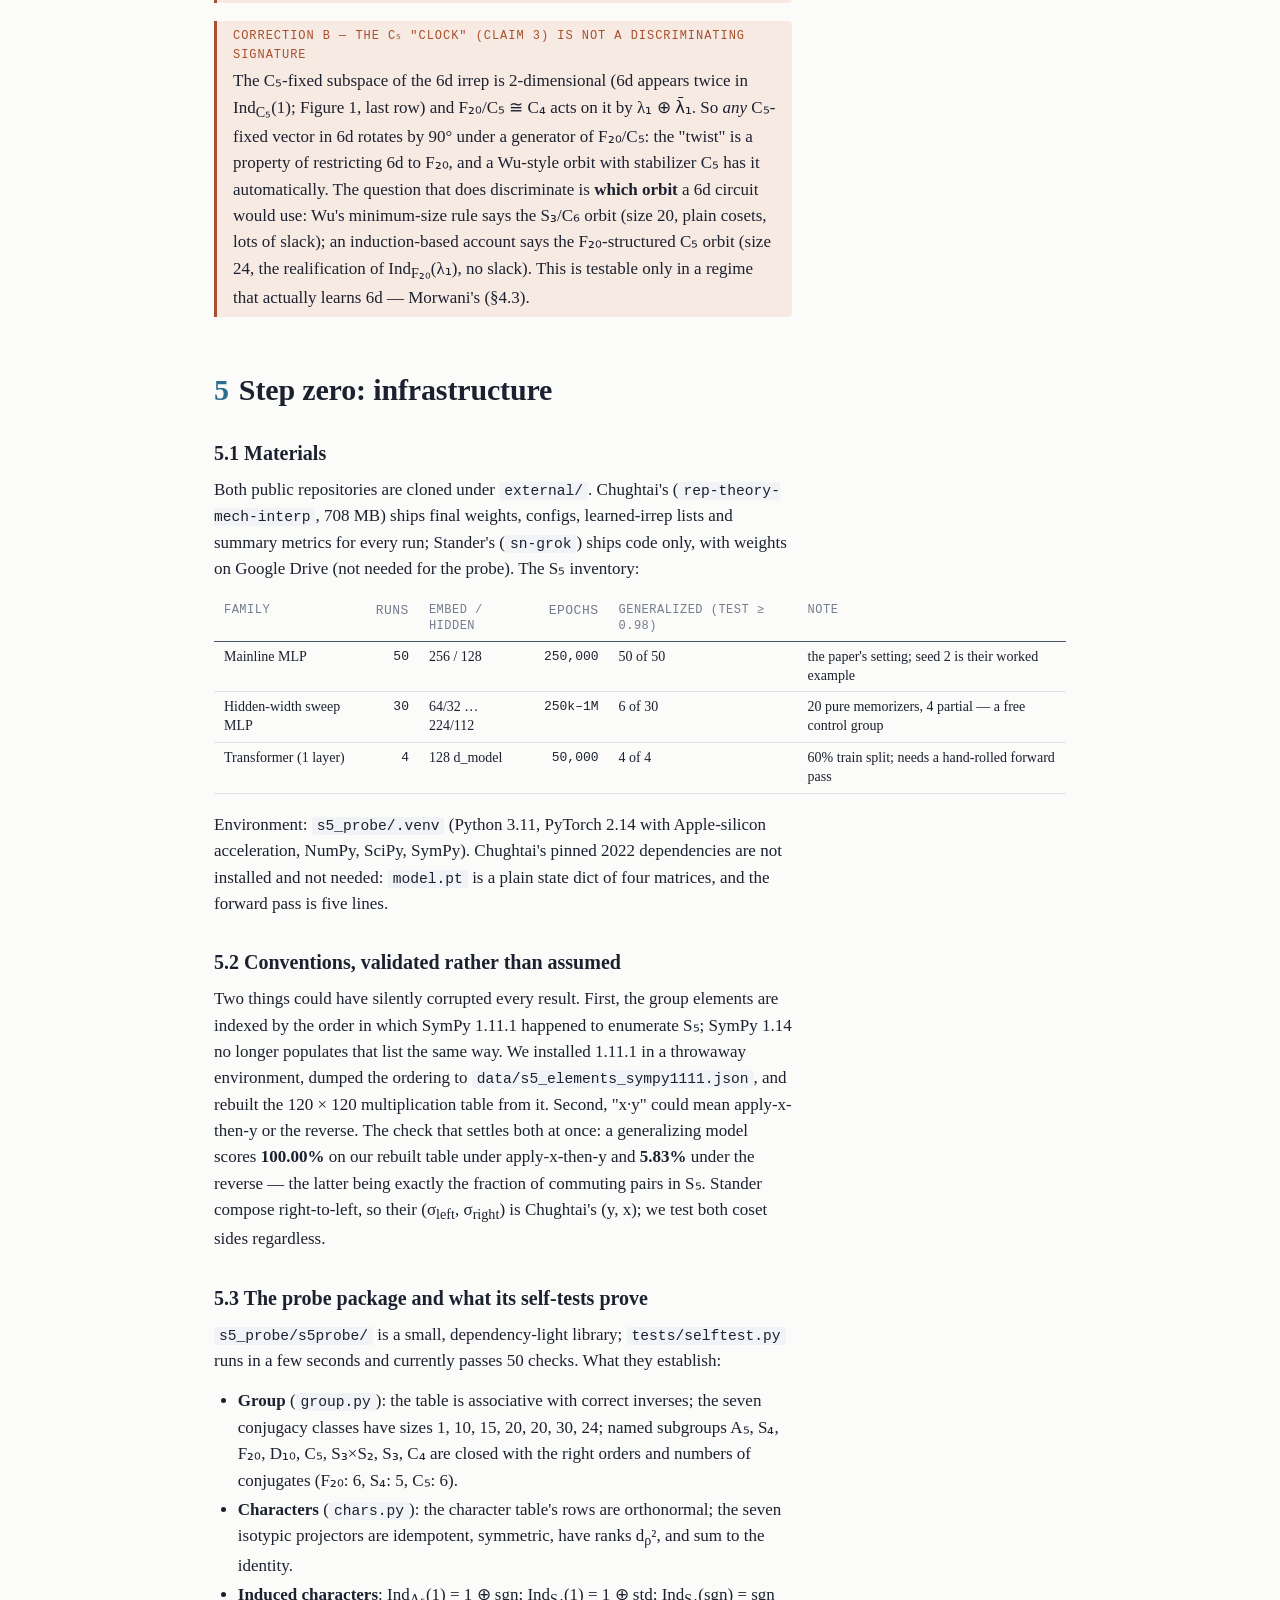
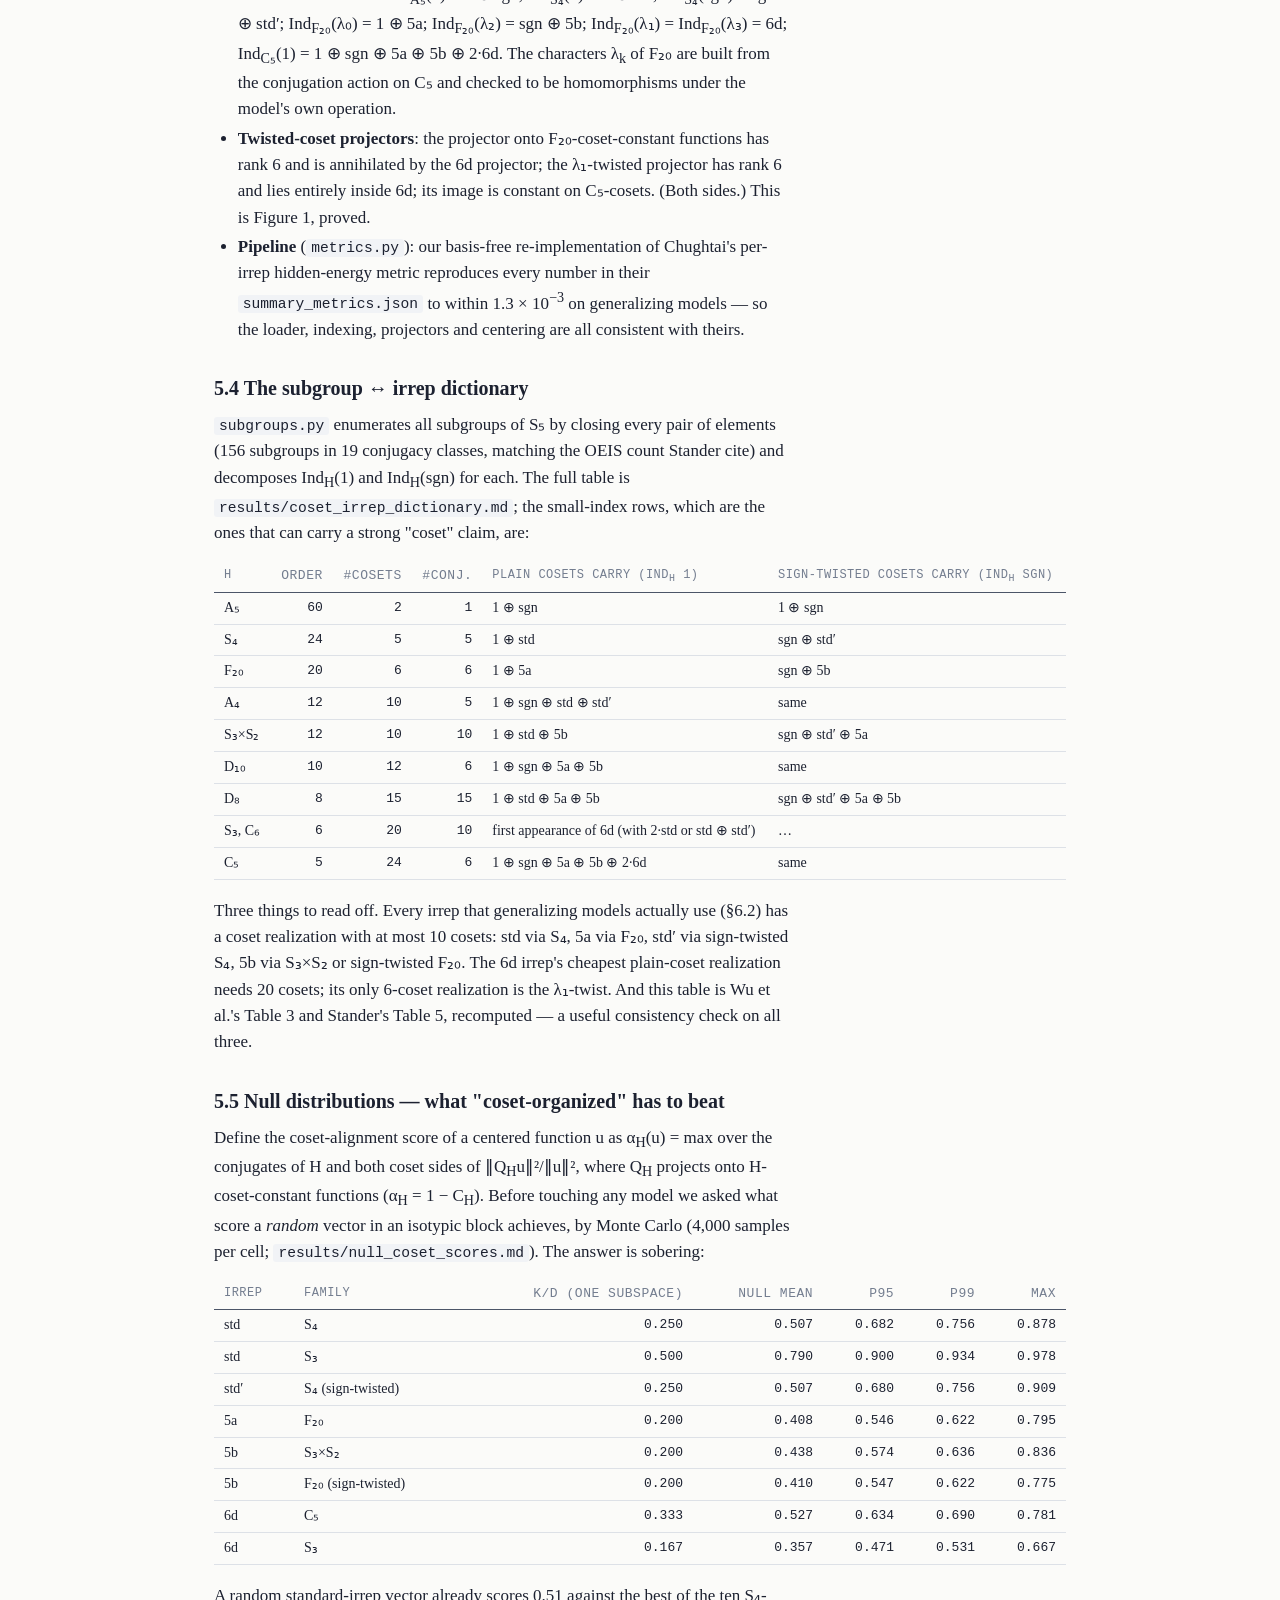
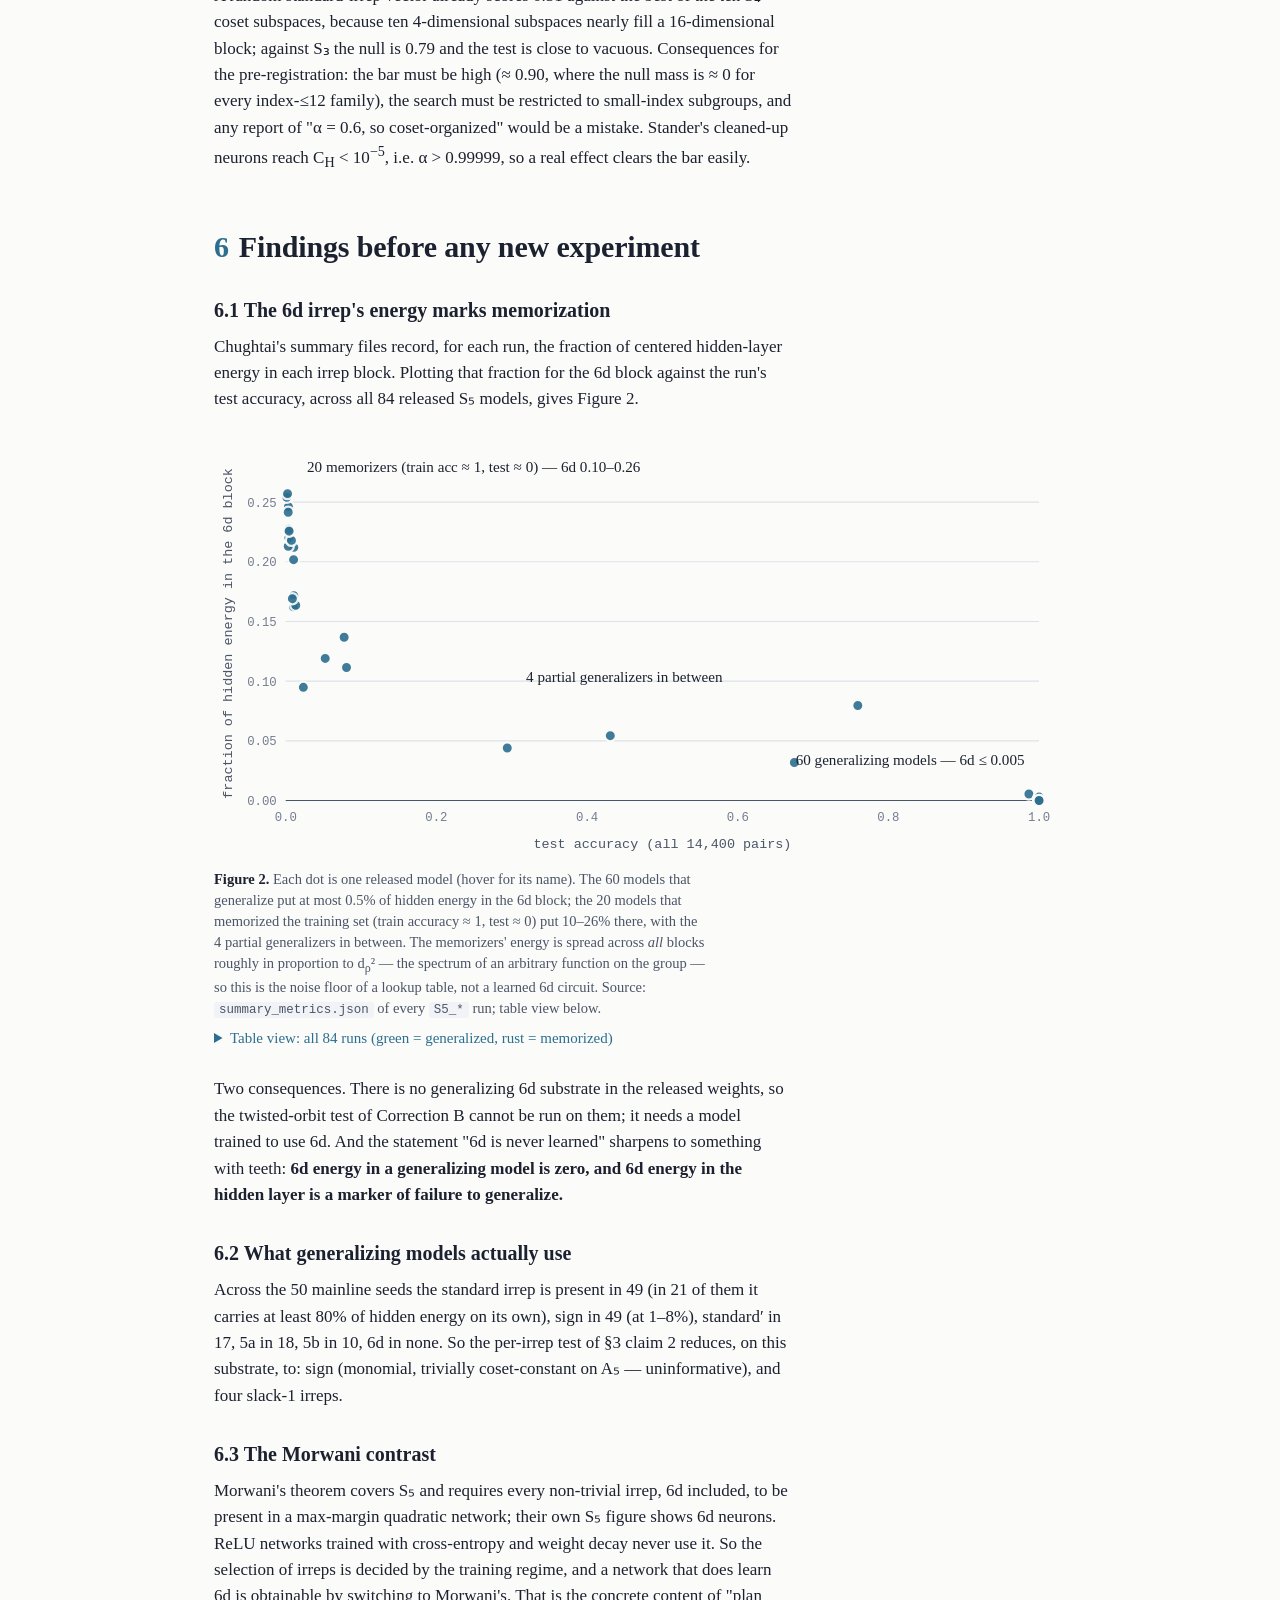
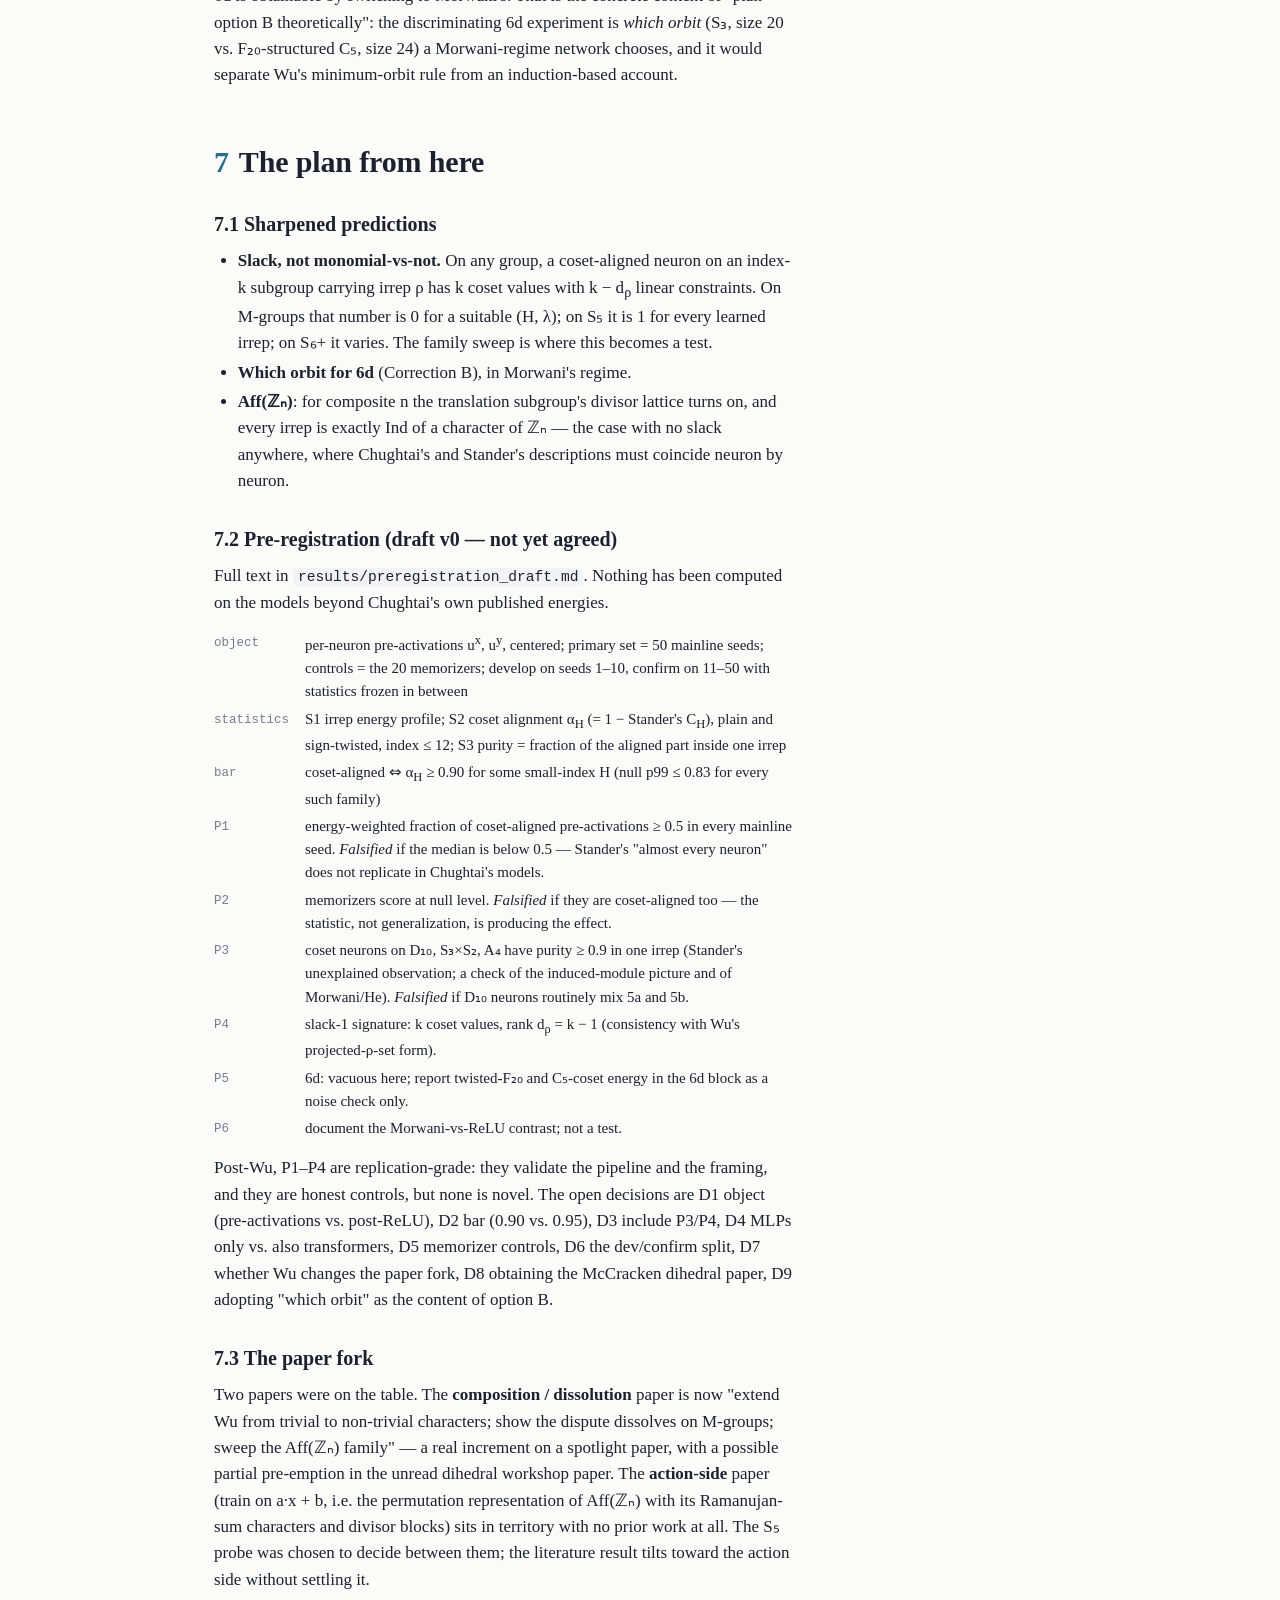
<file: cosets-vs-irreps/writeup/cosets_irreps_s5.html>
<!doctype html>
<meta charset="utf-8">
<title>Cosets vs irreps</title>
<meta http-equiv="refresh" content="0; url=../writeup.html">
<link rel="canonical" href="../writeup.html">
<p>Moved to <a href="../writeup.html">writeup.html</a>.</p>
</file>
<file: style.css>
/* One stylesheet for the whole site.
   Patterned on the personal sites in deadsimplesites.com (Steph Ango, Paco Coursey, Lee Robinson,
   Tom MacWright, Thinking Machines' blog): one narrow column, sizes that barely change,
   weight and a muted color instead of big headings, warm off-black and off-white.
   Pages use Inter; post bodies use Source Serif 4. Set --read to var(--sans) for all-sans posts. */

@font-face{font-family:"Inter";src:url(fonts/inter.woff2) format("woff2");font-weight:400 600;font-style:normal;font-display:swap}
@font-face{font-family:"Source Serif 4";src:url(fonts/source-serif-4.woff2) format("woff2");font-weight:400 600;font-style:normal;font-display:swap}
@font-face{font-family:"Source Serif 4";src:url(fonts/source-serif-4-italic.woff2) format("woff2");font-weight:400 600;font-style:italic;font-display:swap}

:root{
  --sans:"Inter",system-ui,-apple-system,"Segoe UI",Helvetica,Arial,sans-serif;
  --serif:"Source Serif 4","Iowan Old Style",Georgia,serif;
  --mono:ui-monospace,SFMono-Regular,Menlo,Consolas,monospace;
  --read:var(--serif);

  --bg:#fcfcfa; --ink:#1c1b1a; --mut:#73716b;
  --hair:#e7e5e0; --soft:#f2f1ed; --ul:#c9c6bf;
  --col:640px;
}
@media (prefers-color-scheme:dark){
  :root{--bg:#161514;--ink:#e8e5df;--mut:#8f8c85;--hair:#2c2a28;--soft:#201f1d;--ul:#55524d}
}

*{box-sizing:border-box}
html{-webkit-text-size-adjust:100%}
body{margin:0;background:var(--bg);color:var(--ink);font:400 15px/1.6 var(--sans);
  -webkit-font-smoothing:antialiased;-moz-osx-font-smoothing:grayscale;text-rendering:optimizeLegibility}
::selection{background:var(--hair)}

a{color:inherit;text-decoration:underline;text-decoration-color:var(--ul);text-decoration-thickness:1px;text-underline-offset:3px;transition:text-decoration-color .15s,color .15s}
a:hover{text-decoration-color:currentColor}
p{margin:0}
b,strong{font-weight:600}
sub,sup{line-height:0}

.wrap{max-width:calc(var(--col) + 48px);margin:0 auto;padding:0 24px 96px}

/* header: name left, muted links right */
.top{display:flex;justify-content:space-between;align-items:baseline;gap:24px;padding:40px 0 0}
.top .name{font-weight:500;text-decoration:none}
.top nav{display:flex;gap:20px}
.top nav a{color:var(--mut);text-decoration:none}
.top nav a:hover,.top nav a[aria-current]{color:var(--ink)}

/* ------------------------------------------------------------ home */
.intro{margin-top:72px}
.mark{display:block;width:44px;height:44px;margin-bottom:28px}
.mark .bg{fill:var(--soft)}
.mark .cell{fill:var(--ink)}
.intro p+p{margin-top:14px}
.contact{margin-top:20px;color:var(--mut)}
.contact a{color:var(--mut)}
.contact a:hover{color:var(--ink)}

section{margin-top:64px}
section>h2{margin:0 0 14px;font-size:inherit;font-weight:400;color:var(--mut)}

/* one row per entry: title left, date right, optional muted line under the title */
.rows{list-style:none;margin:0;padding:0}
.rows>li{display:flex;justify-content:space-between;align-items:baseline;gap:24px}
.rows>li+li{margin-top:18px}
.news>li+li{margin-top:10px}
.rows .t{font-weight:500;text-decoration:none}
.rows a.t:hover{text-decoration:underline;text-decoration-color:var(--ul)}
.rows .d{flex:none;color:var(--mut);font-variant-numeric:tabular-nums}
.rows .s{display:block;color:var(--mut)}
.rows .s a{color:var(--mut)}
.rows .s a:hover{color:var(--ink)}
.rows .s b{font-weight:400;color:var(--ink)}

/* news: date first */
.news>li{justify-content:flex-start}
.news .d{order:-1;width:5.2em}

/* ------------------------------------------------------------ posts */
.post{margin-top:72px}
.post-head{margin-bottom:44px}
.post h1{margin:0;font:600 32px/1.2 var(--read);letter-spacing:-.015em}
.subtitle{margin-top:10px;font:400 20px/1.45 var(--read);color:var(--mut)}
.meta{margin-top:16px;color:var(--mut);font-size:14px}
.meta a{color:var(--mut)}
.meta a:hover{color:var(--ink)}

.prose{font:400 18px/1.68 var(--read);overflow-wrap:break-word}
.prose>*+*{margin-top:1.1em}
.prose h2,.prose h3,.prose h4{font-family:var(--read);font-weight:600;line-height:1.3;letter-spacing:-.005em}
.prose h2{margin-top:2em;font-size:23px}
.prose h3{margin-top:1.8em;font-size:19px}
.prose h4{margin-top:1.6em;font-size:18px;font-style:italic;font-weight:400}
.prose h2+*,.prose h3+*,.prose h4+*{margin-top:.5em}
.prose ul,.prose ol{padding-left:1.3em}
.prose li+li{margin-top:.3em}
.prose li>p+p{margin-top:.6em}
.prose blockquote{margin-left:0;margin-right:0;padding-left:1.3em;color:var(--mut);font-style:italic}
.prose blockquote>*+*{margin-top:.8em}
.prose blockquote em,.prose blockquote i{font-style:normal}
.prose hr{border:0;height:1px;background:var(--hair);margin:2.4em 0}

/* figures: images keep their own size up to the column; captions are small muted sans */
.prose figure{margin:2.2em 0}
.prose img{display:block;max-width:100%;height:auto;margin:0 auto}
.prose figcaption{margin-top:10px;font:400 13.5px/1.5 var(--sans);color:var(--mut);text-align:center}
.prose figure a{text-decoration:none}

/* code */
code,pre{font-family:var(--mono)}
.prose code{font-size:.84em;background:var(--soft);padding:.1em .3em}
.prose pre{margin:1.6em 0;padding:16px 18px;background:var(--soft);font-size:13.5px;line-height:1.6;overflow-x:auto}
.prose pre code{font-size:inherit;background:none;padding:0}
/* pygments token classes, kept quiet: weight and the muted color only */
.prose .c,.prose .c1,.prose .cm,.prose .cp,.prose .cs,.prose .ch,.prose .cpf{color:var(--mut);font-style:italic}
.prose .k,.prose .kd,.prose .kn,.prose .kr,.prose .kc,.prose .kt,.prose .ow{font-weight:600}
.prose .s,.prose .s1,.prose .s2,.prose .sb,.prose .sc,.prose .sd,.prose .se,.prose .sh,.prose .si,.prose .sx,.prose .sr,.prose .ss,.prose .sa,.prose .dl{color:var(--mut)}
.prose .nf,.prose .fm,.prose .nc{font-weight:600}

/* math */
.prose .math.display{display:block;margin:1.2em 0;overflow-x:auto;overflow-y:hidden;padding:2px 0;text-align:center}
.prose .katex{font-size:1.05em}
.prose .katex-display{margin:0}

/* tables: hairlines only */
.prose table{border-collapse:collapse;font:400 14px/1.5 var(--sans);display:block;overflow-x:auto;max-width:100%}
.prose th,.prose td{padding:7px 18px 7px 0;border-bottom:1px solid var(--hair);text-align:left;vertical-align:top}
.prose th{font-weight:500;color:var(--mut)}

/* footnotes */
sup.fn{font:500 .68em/0 var(--sans);margin-left:1px}
sup.fn a{text-decoration:none;color:var(--mut)}
sup.fn a:hover{color:var(--ink)}
.footnotes{margin-top:3em;padding-top:1.2em;border-top:1px solid var(--hair);font:400 14px/1.6 var(--sans);color:var(--mut)}
.footnotes ol{padding-left:1.3em}
.footnotes li+li{margin-top:.5em}
.footnotes a{color:var(--mut)}
.fn-back{text-decoration:none!important}
:target{scroll-margin-top:24px}

.post-foot{margin-top:64px;color:var(--mut)}
.post-foot a{color:var(--mut);text-decoration:none}
.post-foot a:hover{color:var(--ink)}

/* older experiment pages written as plain HTML inside .post */
.post>h2{margin:2em 0 .5em;font:600 23px/1.3 var(--read)}
.post>p,.post>ol,.post>ul{font:400 18px/1.68 var(--read)}
.post>p+p,.post>p+ol,.post>ol+p,.post>ul+p,.post>p+ul{margin-top:1.1em}
.post>ol,.post>ul{padding-left:1.3em}
.post>ol>li+li{margin-top:.7em}
.post .lede{font-size:20px;line-height:1.55}
.post>figure{margin:2.2em 0}
.post>figure img{display:block;width:100%;height:auto}
.post>figure figcaption{margin-top:10px;font:400 13.5px/1.5 var(--sans);color:var(--mut)}
.posthoc{color:var(--mut);font-style:italic}

@media (max-width:600px){
  .wrap{padding:0 20px 72px}
  .top{padding-top:24px}
  .intro,.post{margin-top:48px}
  .rows>li{flex-direction:column;gap:0}
  .news>li{flex-direction:column}
  .news .d{width:auto}
  .post h1{font-size:28px}
  .prose,.post>p,.post>ol,.post>ul{font-size:17.5px}
}
</file>
